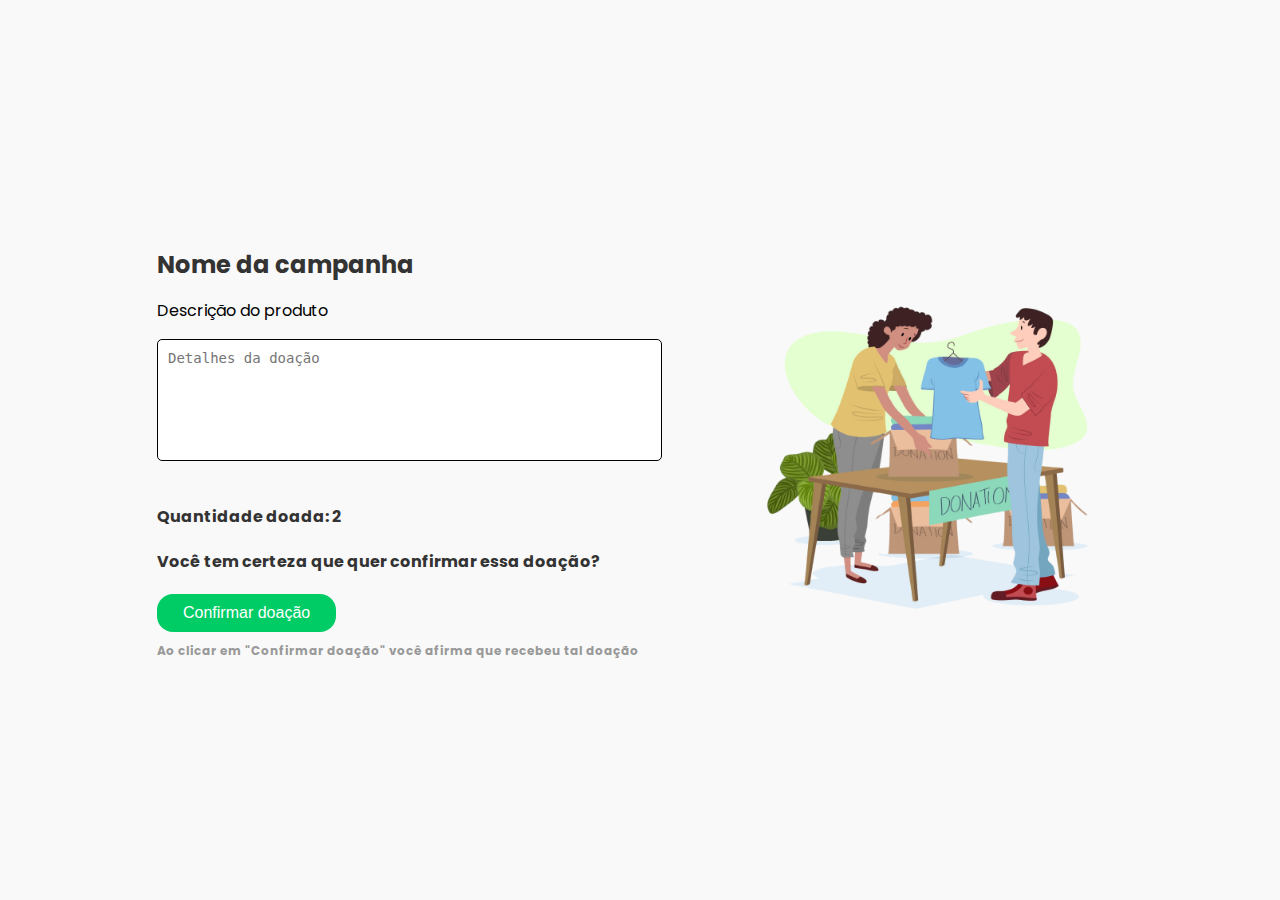
<file: telas_front_end_doe.it-main/confirmacao_campanha/index.html>
<!DOCTYPE html>
<html lang="pt-br">
<head>
  <meta charset="UTF-8">
  <meta name="viewport" content="width=device-width, initial-scale=1.0">
  <title>Confirmação de Doação</title>
  <link href="https://fonts.googleapis.com/css2?family=Poppins:wght@400;600;700&display=swap" rel="stylesheet">
  <link rel="stylesheet" href="index.css">
</head>
<body>
  <div class="container">
    <div class="left-section">
      <h2>Nome da campanha</h2>
      <p>Descrição do produto</p>
      <textarea placeholder="Detalhes da doação"></textarea>
      <p class="quantity">Quantidade doada: <span>2</span></p>
      <p class="confirmation-text">Você tem certeza que quer confirmar essa doação?</p>
      <button class="confirm-button">Confirmar doação</button>
      <p class="info-text">Ao clicar em "Confirmar doação" você afirma que recebeu tal doação</p>
    </div>
    <div class="right-section">
      <img src="bd3d4441-fed2-47c5-8cad-2e050d1322eb 1.png" alt="Ilustração de doação" />
    </div>
  </div>
</body>
</html>
</file>
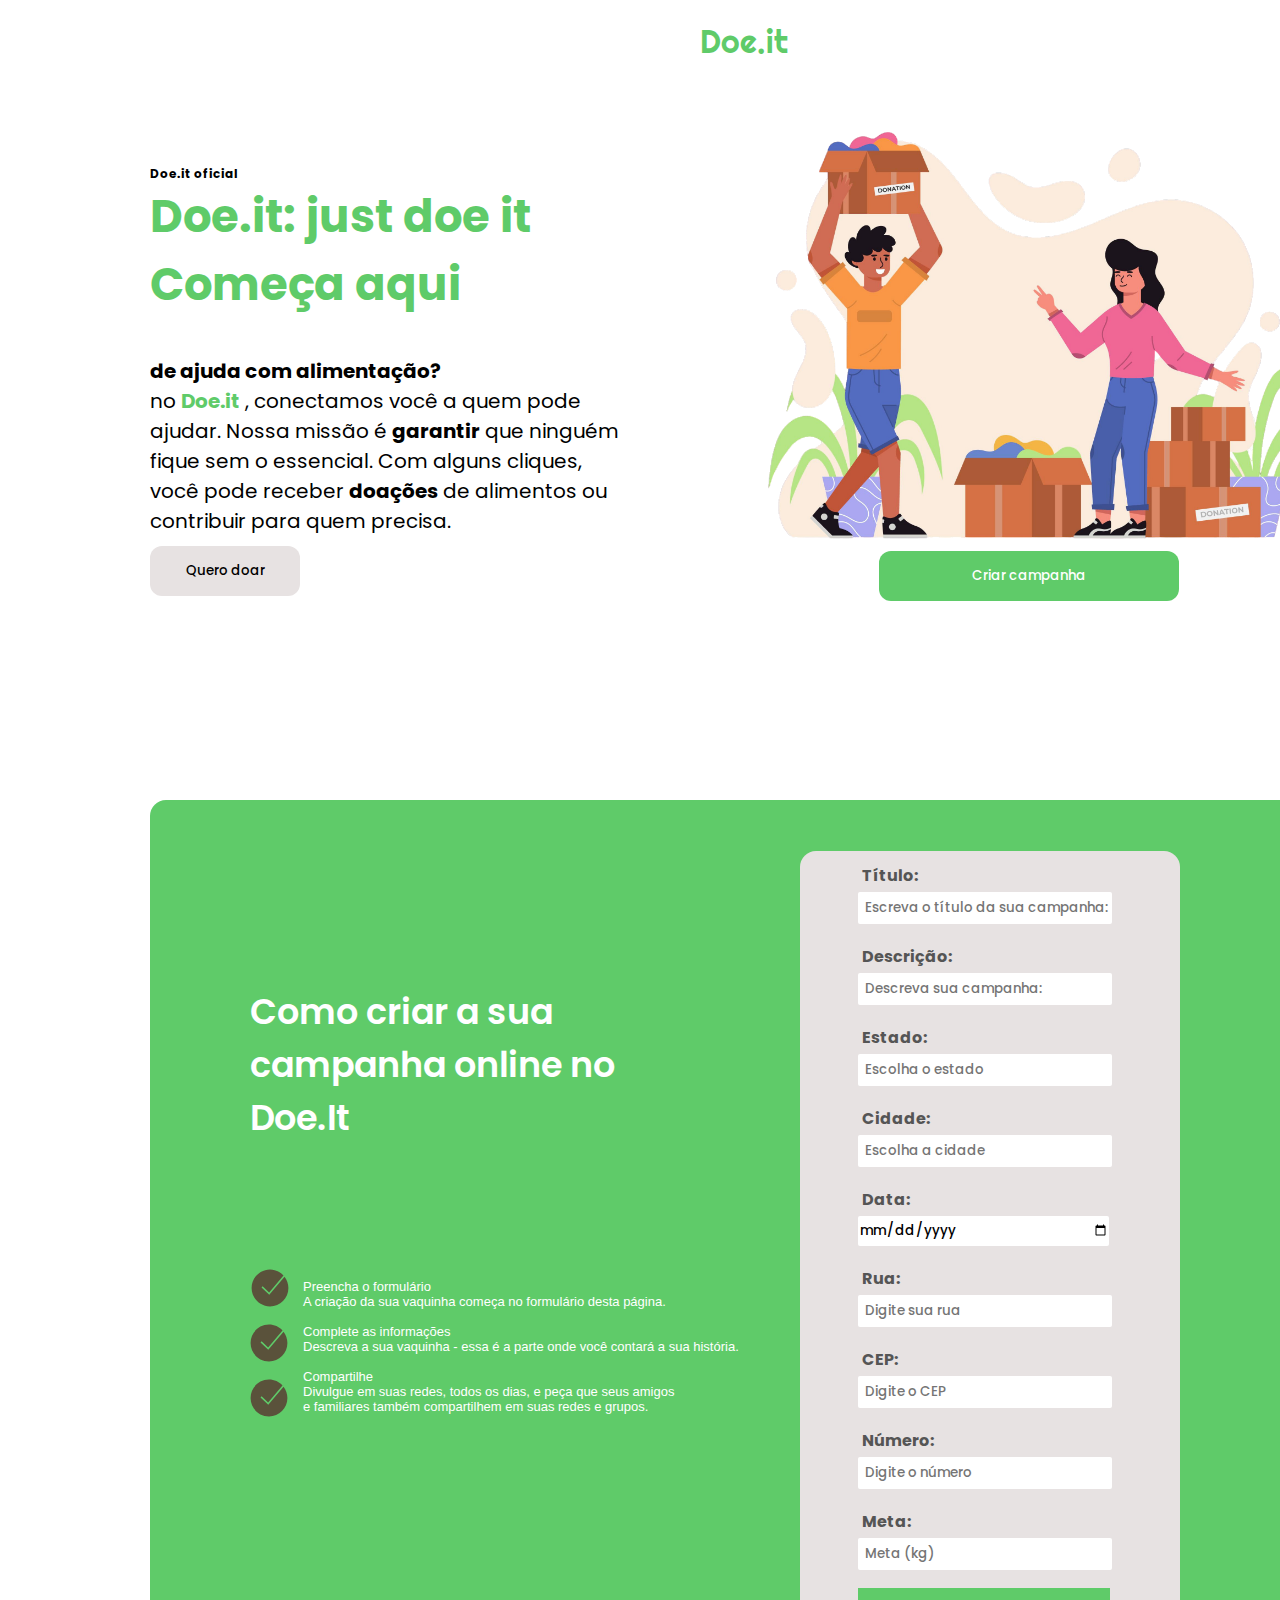
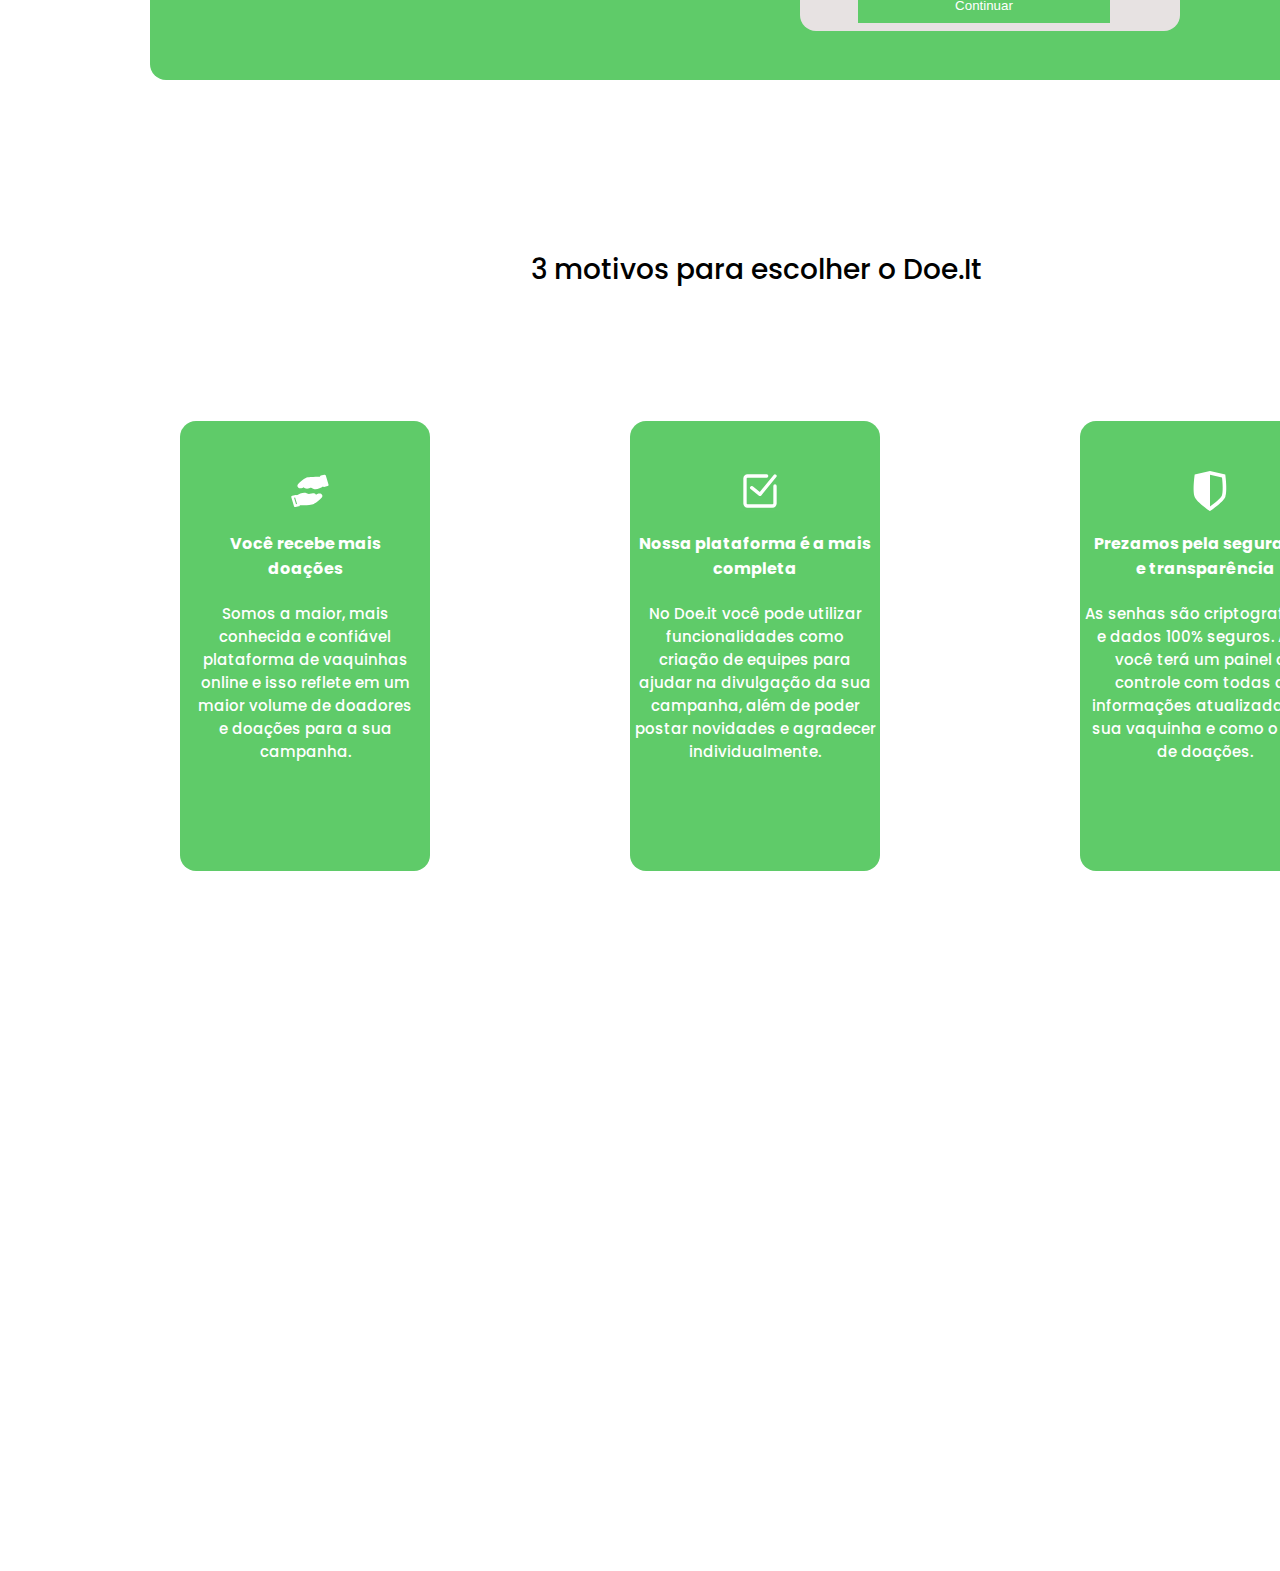
<file: telas_front_end_doe.it-main/ladding page doe.it/index.html>
<!DOCTYPE html>
<html lang="en">
<head>
    <meta charset="UTF-8">
    <meta name="viewport" content="width=device-width, initial-scale=1.0">
    <title>Ladding page</title>
    <link rel="preconnect" href="https://fonts.googleapis.com">
    <link rel="preconnect" href="https://fonts.gstatic.com" crossorigin>
    <link href="https://fonts.googleapis.com/css2?family=Bona+Nova+SC:ital,wght@0,400;0,700;1,400&family=Playfair+Display:ital,wght@0,400..900;1,400..900&family=Plus+Jakarta+Sans:ital,wght@0,200..800;1,200..800&family=Righteous&family=Roboto:ital,wght@0,100;0,300;0,400;0,500;0,700;0,900;1,100;1,300;1,400;1,500;1,700;1,900&display=swap" rel="stylesheet">
    <link rel="preconnect" href="https://fonts.googleapis.com">
    <link rel="preconnect" href="https://fonts.gstatic.com" crossorigin>
    <link href="https://fonts.googleapis.com/css2?family=Bona+Nova+SC:ital,wght@0,400;0,700;1,400&family=Playfair+Display:ital,wght@0,400..900;1,400..900&family=Plus+Jakarta+Sans:ital,wght@0,200..800;1,200..800&family=Poppins:ital,wght@0,100;0,200;0,300;0,400;0,500;0,600;0,700;0,800;0,900;1,100;1,200;1,300;1,400;1,500;1,600;1,700;1,800;1,900&family=Righteous&family=Roboto:ital,wght@0,100;0,300;0,400;0,500;0,700;0,900;1,100;1,300;1,400;1,500;1,700;1,900&display=swap" rel="stylesheet">
    <link rel="stylesheet" href="style.css">
</head>
<body>
    <h1 class="logo">Doe.it</h1>
    <div class="escritas">
        <h2 class="subtitulo"><p class="subsub">Doe.it oficial</p>
            Doe.it: just doe it <br>
            Começa aqui</h2>
        <p class="info"><b>de ajuda com alimentação?</b> <br> no <span class="no"><b>Doe.it</b> </span>, conectamos você a 
            quem pode <br> ajudar. Nossa missão é 
            <b>garantir</b> que ninguém <br> fique sem o essencial. Com alguns 
            cliques, <br> você pode receber <b>doações</b> de alimentos ou <br> 
            contribuir para quem precisa.</p>
    </div>

    <button class="doar">Quero doar</button>
    <button class="criar">Criar campanha</button>
    <img src="img.svg" class="img">
      
<form class="formulario tdd">
    <div class="campos">
        <div class="form-group">
        <label for="titulo">Título:</label>
        <input type="text" id="titulo" name="titulo" placeholder="Escreva o título da sua campanha:" />
        </div>
    
        <div class="form-group">
        <label for="descricao">Descrição:</label>
        <input type="text" id="descricao" name="descricao" placeholder="Descreva sua campanha:"></input>
        </div>
    
        <div class="form-group">
        <label for="estado">Estado:</label>
        <input type="text" id="estado" name="estado" placeholder="Escolha o estado" />
        </div>
    
        <div class="form-group">
        <label for="cidade">Cidade:</label>
        <input type="text" id="cidade" name="cidade" placeholder="Escolha a cidade" />
        </div>
    
        <div class="form-group">
        <label for="data">Data:</label>
        <input type="date" id="data" name="data" />
        </div>
    
        <div class="form-group">
        <label for="rua">Rua:</label>
        <input type="text" id="rua" name="rua" placeholder="Digite sua rua" />
        </div>
    
        <div class="form-group">
        <label for="cep">CEP:</label>
        <input type="text" id="cep" name="cep" placeholder="Digite o CEP" />
        </div>
    
        <div class="form-group">
        <label for="numero">Número:</label>
        <input type="text" id="numero" name="numero" placeholder="Digite o número" />
        </div>
    
        <div class="form-group">
        <label for="meta">Meta:</label>
        <input type="number" id="meta" name="meta" placeholder="Meta (kg)" />
        </div>
        <button type="submit" class="continuar">Continuar</button>
    </div>
</form>

<div class="secao tdd"><p class="campanha tdd">Como criar a sua <br> campanha online no <br>
    Doe.It</p><p class="add tdd">
        Preencha o formulário <br>
        A criação da sua vaquinha começa no formulário desta página. <br>
        <br>
        Complete as informações <br>
        Descreva a sua vaquinha - essa é a parte onde você contará a sua história. <br>
        <br>
        Compartilhe <br>
        Divulgue em suas redes, todos os dias, e peça que seus amigos <br> e familiares também compartilhem em suas redes e grupos.
    </p>
<img src="certo.svg" alt="" class="certo">
<img src="certo.svg" alt="" class="certo1">
<img src="certo.svg" alt="" class="certo2">
</div>



<p class="conclusao">3 motivos para escolher o Doe.It</p>
<div class="blocos">
<div class="bloco"><img src="doação.svg" class="imgdoacao">

<p class="textodobloco">Você recebe mais <br> doações</p>
<p class="infobloco">Somos a maior, mais <br> conhecida e 
    confiável plataforma de vaquinhas <br> online e isso reflete 
    em um maior volume de doadores <br> e doações para a sua campanha.</p></div>

<div class="bloco2"><img src="cadernetac.svg" class="imgcaderneta">
<p class="textodobloco2">Nossa plataforma é a mais <br> completa</p>
<p class="infobloco2">No Doe.it você pode utilizar funcionalidades como <br> 
    criação de equipes para <br> ajudar na divulgação da sua 
    campanha, além de poder postar novidades e agradecer 
    individualmente.</p></div>

<div class="bloco3"><img src="security-shield_icon-icons.com_68133.svg" class="imgseguranca">
<p class="textodobloco3">Prezamos pela segurança <br> e transparência</p>
<p class="infobloco3">As senhas são criptografadas <br> e dados 100% seguros. 
    Aqui <br> você terá um painel de <br> controle com todas as <br> informações 
    atualizadas da <br> sua vaquinha e como o fluxo <br> de doações.</p></div>

</div>
</body>
</html>
</file>
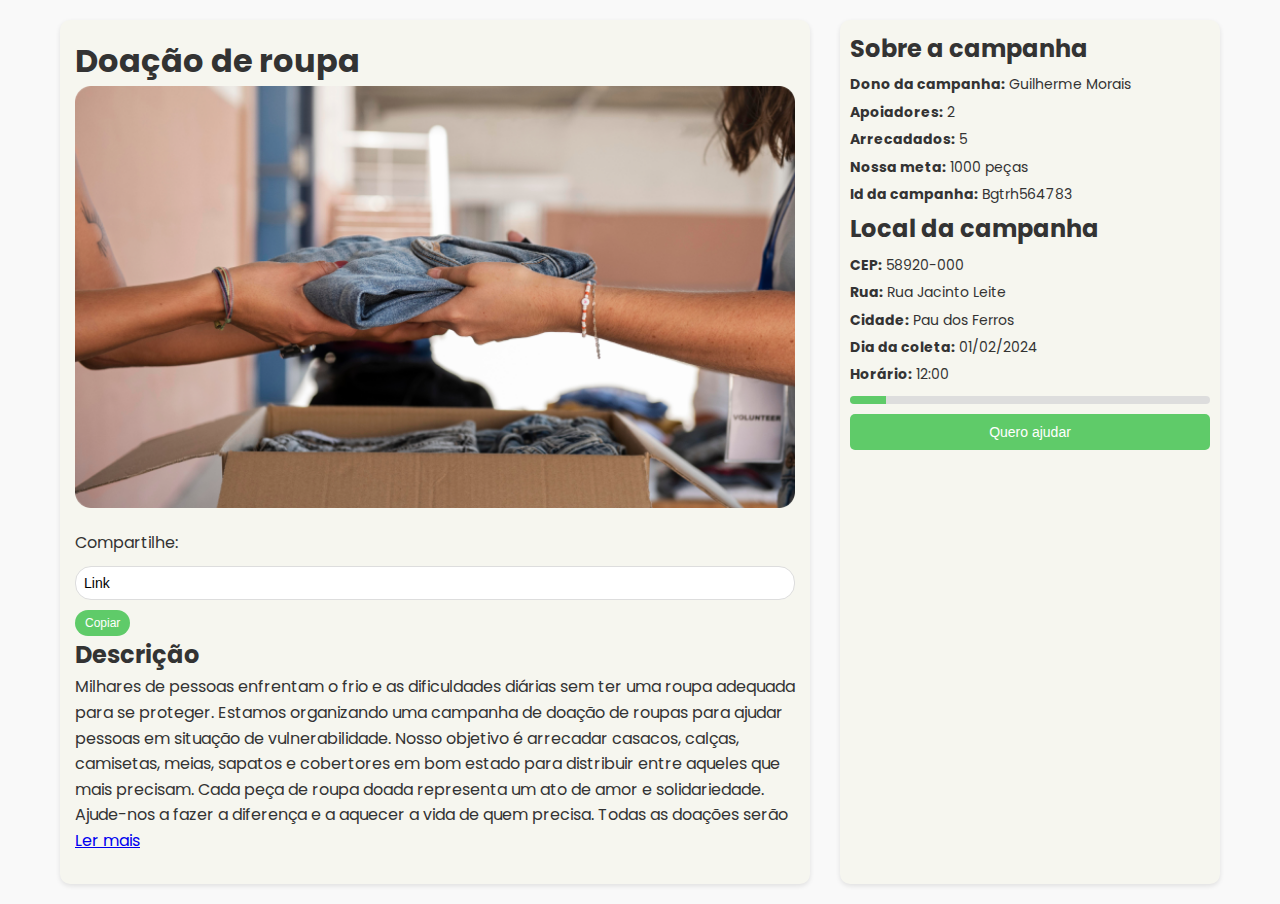
<file: telas_front_end_doe.it-main/sobre_campanha/index.html>
<!DOCTYPE html>
<html lang="pt-br">
<head>
  <meta charset="UTF-8">
  <meta name="viewport" content="width=device-width, initial-scale=1.0">
  <title>Doe.It - Doação de Roupa</title>
  <link href="https://fonts.googleapis.com/css2?family=Poppins:wght@400;500;600;700&display=swap" rel="stylesheet">
  <link rel="stylesheet" href="css.css">
</head>
<body>
 
  <main>
    <section class="campaign">
      <article class="campaign-content">
        <h1>Doação de roupa</h1>
        <img src="img.png" alt="Imagem de doação de roupas" class="campaign-image">
        <div class="description">
          <div class="share">
            <label for="share-input" class="share-label">Compartilhe:</label>
            <input id="share-input" type="text" value="Link" readonly>
            <button class="copy-button">Copiar</button>
          </div>                      
          <h2>Descrição</h2>
          <p>Milhares de pessoas enfrentam o frio e as dificuldades diárias sem ter uma roupa adequada para se proteger. Estamos organizando uma campanha de doação de roupas para ajudar pessoas em situação de vulnerabilidade. Nosso objetivo é arrecadar casacos, calças, camisetas, meias, sapatos e cobertores em bom estado para distribuir entre aqueles que mais precisam.
            Cada peça de roupa doada representa um ato de amor e solidariedade. Ajude-nos a fazer a diferença e a aquecer a vida de quem precisa. Todas as doações serão</p>
          <a href="#">Ler mais</a>
        </div>
      </article>
      <aside class="campaign-details">
        <h2 class="sobre">Sobre a campanha</h2>
        <ul>
          <li><strong>Dono da campanha:</strong> Guilherme Morais</li>
          <li><strong>Apoiadores:</strong> 2</li>
          <li><strong>Arrecadados:</strong> 5</li>
          <li><strong>Nossa meta:</strong> 1000 peças</li>
          <li><strong>Id da campanha:</strong> Bgtrh564783</li>
        </ul>
        <h2 class="local">Local da campanha</h2>
        <ul>
          <li><strong>CEP:</strong> 58920-000</li>
          <li><strong>Rua:</strong> Rua Jacinto Leite</li>
          <li><strong>Cidade:</strong> Pau dos Ferros</li>
          <li><strong>Dia da coleta:</strong> 01/02/2024</li>
          <li><strong>Horário:</strong> 12:00</li>
        </ul>
        <div class="progress-bar">
          <div class="progress" style="width: 10%;"></div>
        </div>
        <button class="help-button">Quero ajudar</button>
      </aside>
    </section>
  </main>
</body>
</html>
</file>
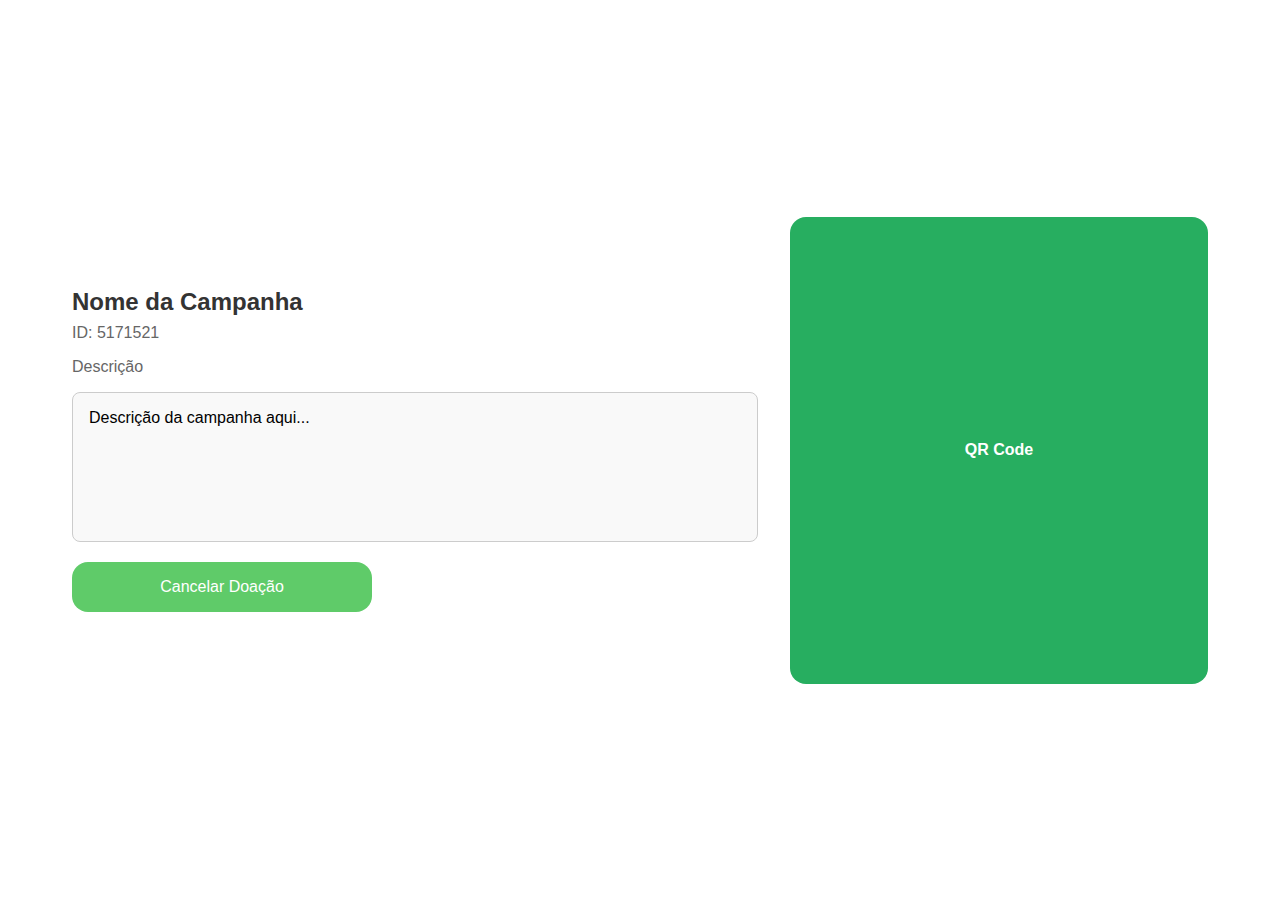
<file: telas_front_end_doe.it-main/Tela de ler qrcode/index.html>
<!DOCTYPE html>
<html lang="pt-br">
<head>
    <meta charset="UTF-8">
    <meta name="viewport" content="width=device-width, initial-scale=1.0">
    <title>DOE.IT</title>
    <link rel="stylesheet" href="css.css">
</head>
<body>
    <main class="container">
        <section class="campaign-info">
            <h1>Nome da Campanha</h1>
            <p>ID: 5171521</p>
            <p>Descrição</p>
            <textarea class="description-box" readonly>Descrição da campanha aqui...</textarea>
            <button class="cancel-button">Cancelar Doação</button>
        </section>
        
        <div class="qr-placeholder">
            QR Code
        </div>
    </main>
</body>
</html>
</file>
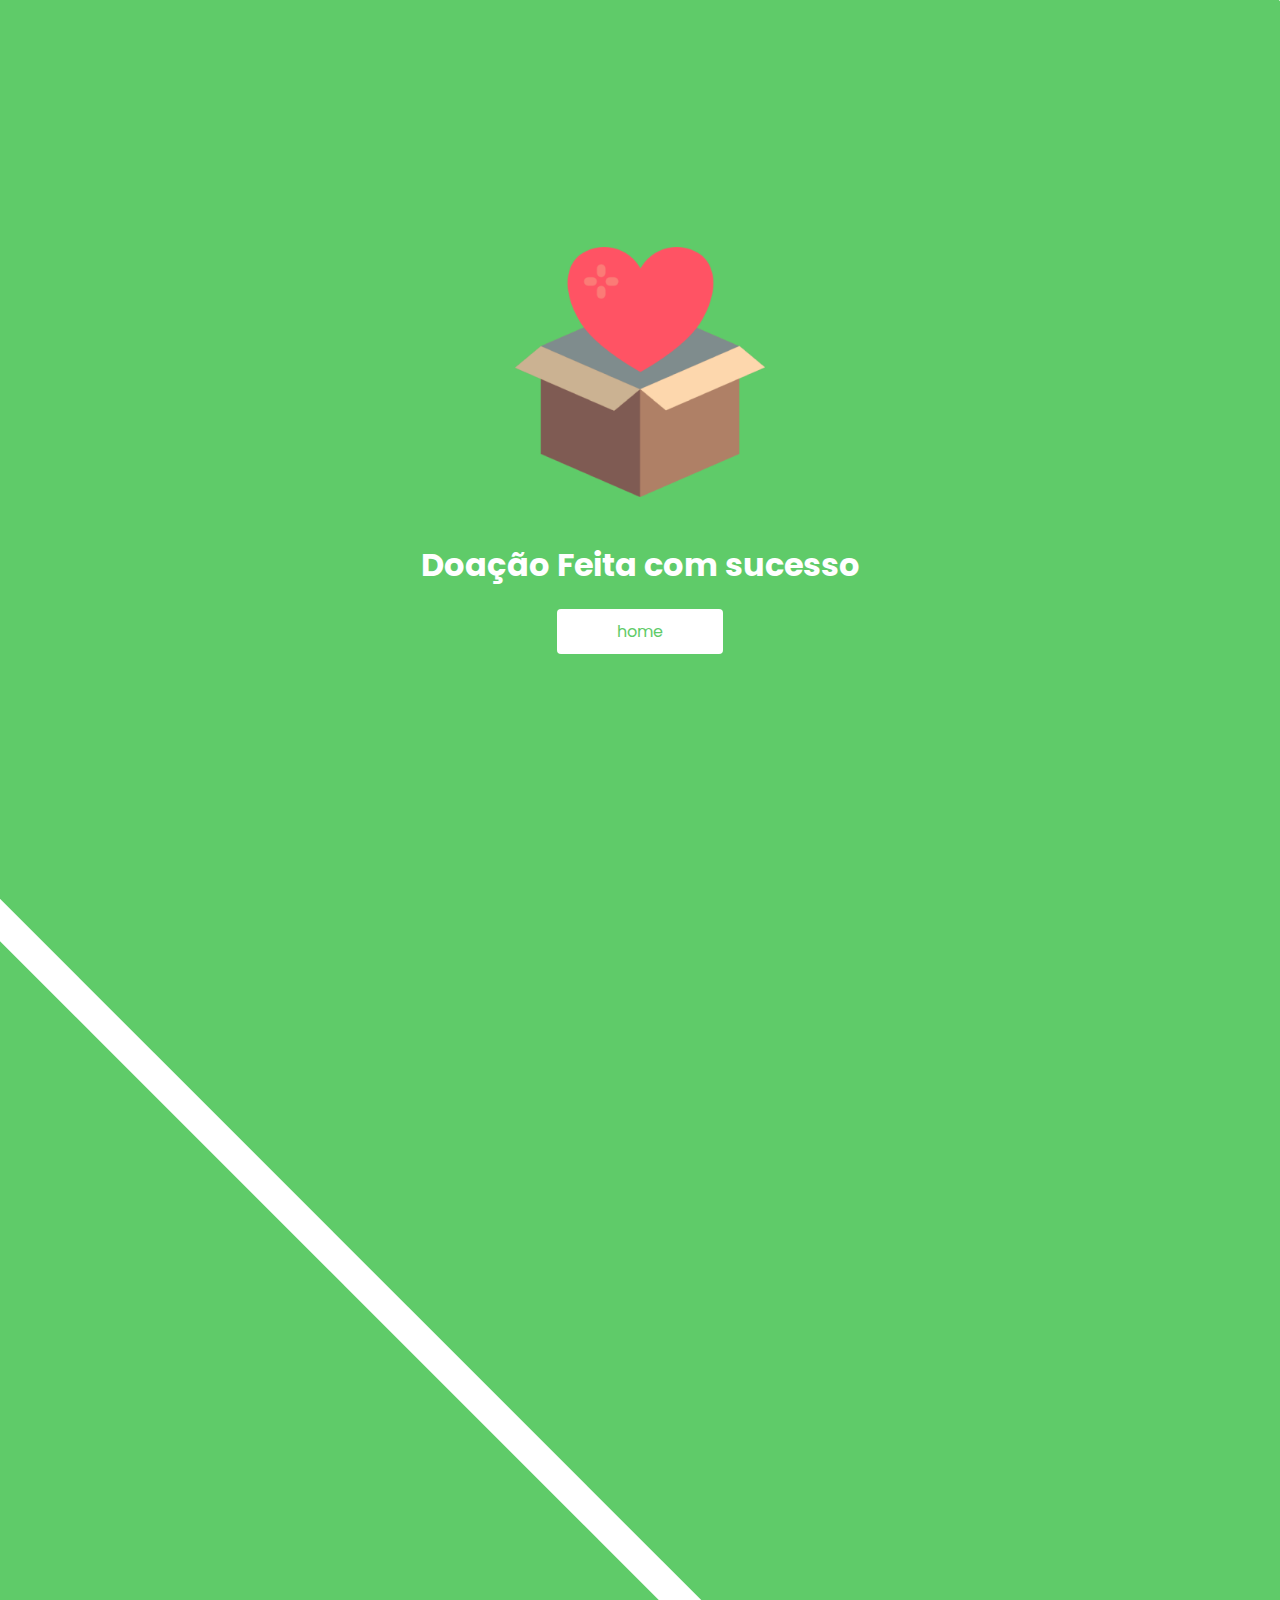
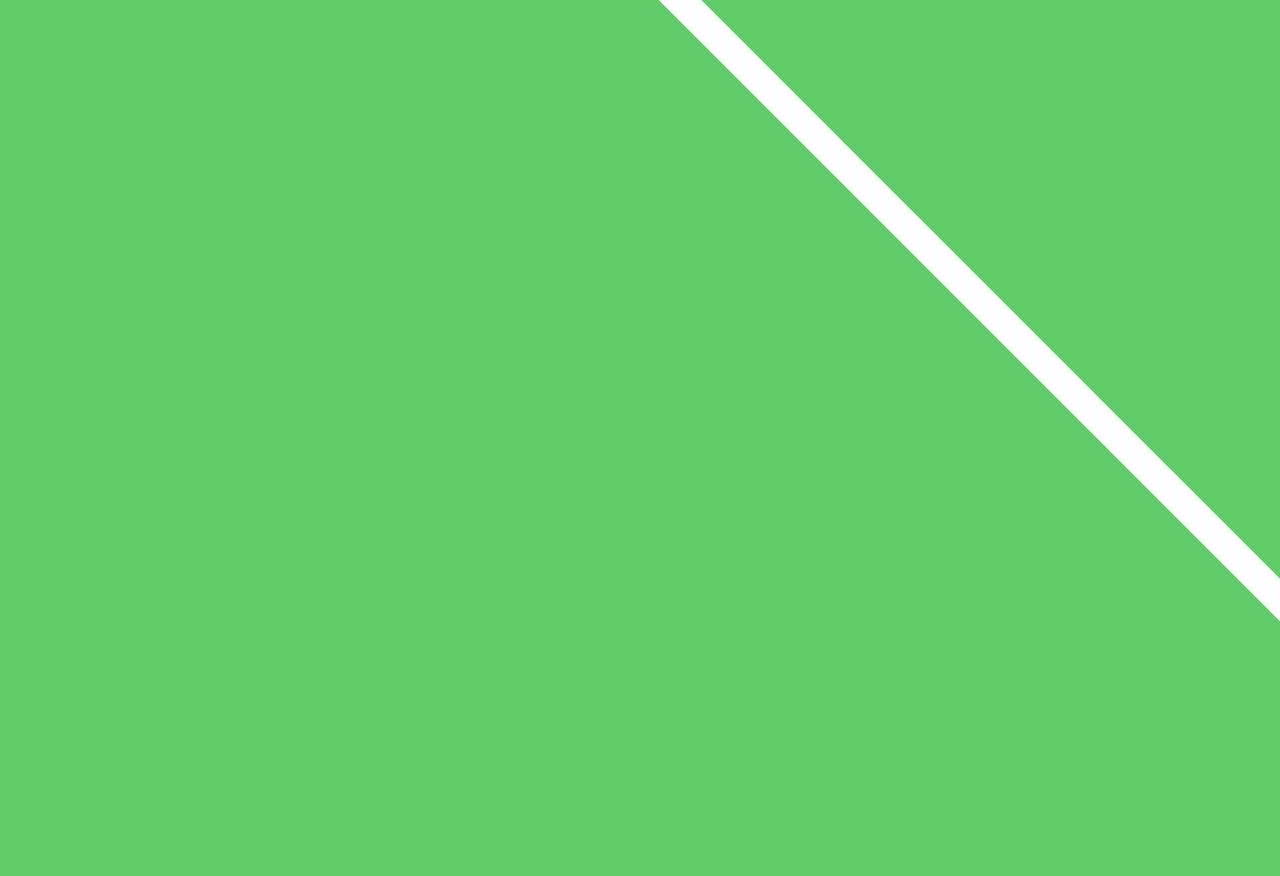
<file: telas_front_end_doe.it-main/Confirmação de doação/site/index.html>
<!DOCTYPE html>
<html lang="pt-BR">
<head>
    <meta charset="UTF-8">
    <meta name="viewport" content="width=device-width, initial-scale=1.0">
    <title>Doação Feita com Sucesso</title>
    <link href="https://fonts.googleapis.com/css2?family=Poppins:wght@400;700&display=swap" rel="stylesheet">
    <link rel="stylesheet" href="style.css">
</head>
<body>
    <div class="container">
        <img src="heart.png" alt="Coração" class="heart-image">
        <h1>Doação Feita com sucesso</h1>
        <button onclick="window.location.href='#'">home</button>
    </div>
</body>
</html>
</file>
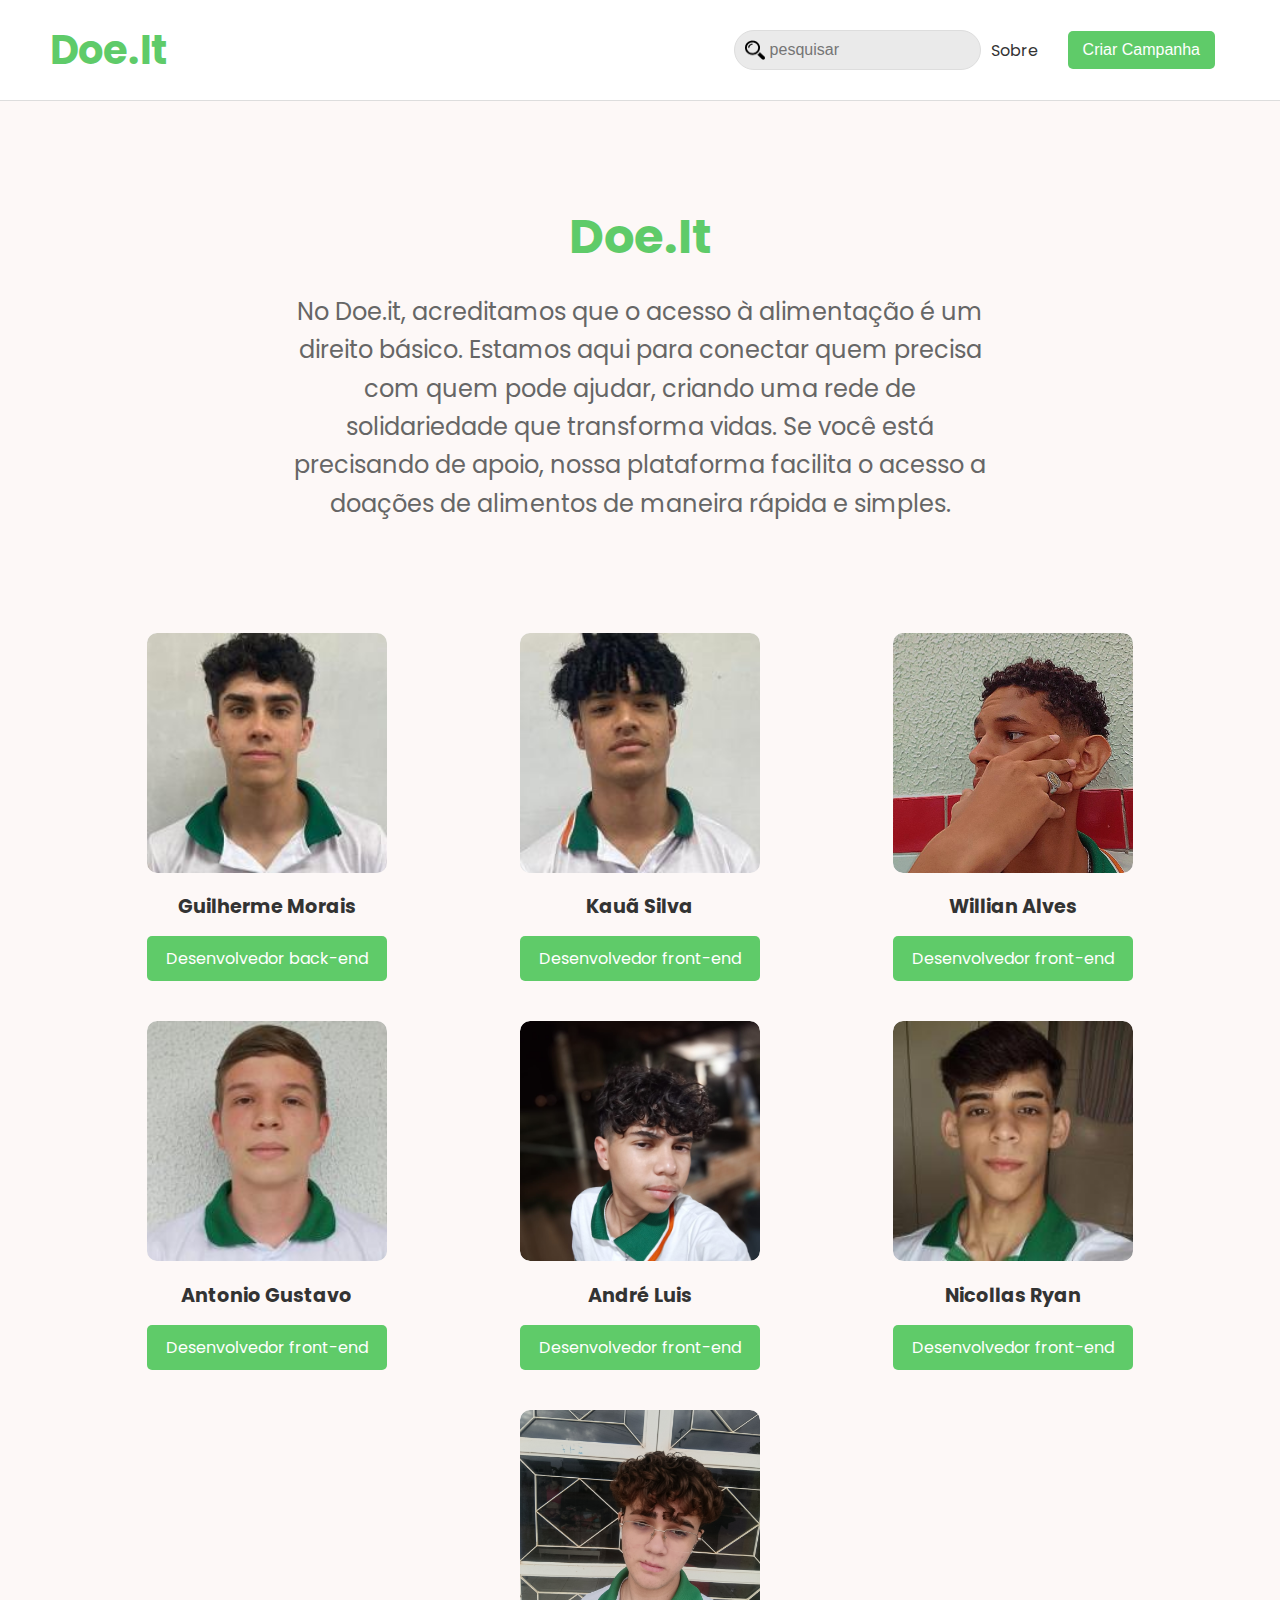
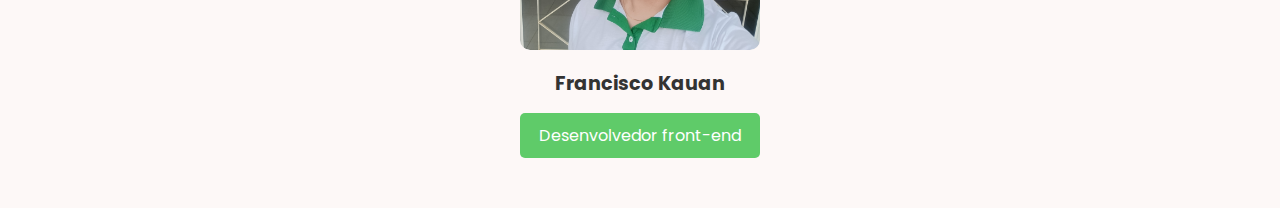
<file: telas_front_end_doe.it-main/Membros/site2/index.html>
<!DOCTYPE html>
<html lang="pt-BR">
<head>
    <meta charset="UTF-8">
    <meta name="viewport" content="width=device-width, initial-scale=1.0">
    <title>Doe.It</title>
    <link rel="stylesheet" href="styles.css">
    <link href="https://fonts.googleapis.com/css2?family=Poppins:wght@400;700&display=swap" rel="stylesheet">
</head>
<body>
    <header>
        <div class="logo">
            <h1>Doe.It</h1>
        </div>
        <div class="search-container">
            <input type="text" placeholder="pesquisar">
        </div>
        <nav>
            <ul>
                <li><a href="#">Sobre</a></li>
                <li><a href="#"><button>Criar Campanha</button></a></li>
            </ul>
        </nav>
    </header>

    <main>
        <section class="about">
            <h2>Doe.It</h2>
            <p>No Doe.it, acreditamos que o acesso à alimentação é um direito básico. Estamos aqui para conectar quem precisa com quem pode ajudar, criando uma rede de solidariedade que transforma vidas. Se você está precisando de apoio, nossa plataforma facilita o acesso a doações de alimentos de maneira rápida e simples.</p>
        </section>

        <section class="team">
            <div class="member">
                <div class="avatar">
                    <img src="morais.jpg" alt="Foto de Guilherme Morais">
                </div>
                <p>Guilherme Morais</p>
                <span>Desenvolvedor back-end</span>
            </div>
            <div class="member">
                <div class="avatar">
                    <img src="kauansilva.jpg" alt="Foto de Kauã Silva">
                </div>
                <p>Kauã Silva</p>
                <span>Desenvolvedor front-end</span>
            </div>
            <div class="member">
                <div class="avatar">
                    <img src="will.jpg" alt="Foto de William Alves">
                </div>
                <p>Willian Alves</p>
                <span>Desenvolvedor front-end</span>
            </div>
            <div class="member">
                <div class="avatar">
                    <img src="Antonio.jpg" alt="Foto de Antonio Gustavo">
                </div>
                <p>Antonio Gustavo</p>
                <span>Desenvolvedor front-end</span>
            </div>
            <div class="member">
                <div class="avatar">
                    <img src="andre.jpg" alt="Foto de André Luis">
                </div>
                <p>André Luis</p>
                <span>Desenvolvedor front-end</span>
            </div>
            <div class="member">
                <div class="avatar">
                    <img src="ryan.jpg" alt="Foto de Nicolas Ryan">
                </div>
                <p>Nicollas Ryan</p>
                <span>Desenvolvedor front-end</span>
            </div>
            <div class="member">
                <div class="avatar">
                    <img src="francisco.jpg" alt="Foto de Francisco Kauan">
                </div>
                <p>Francisco Kauan</p>
                <span>Desenvolvedor front-end</span>
            </div>
        </section>
    </main>
</body>
</html>
</file>
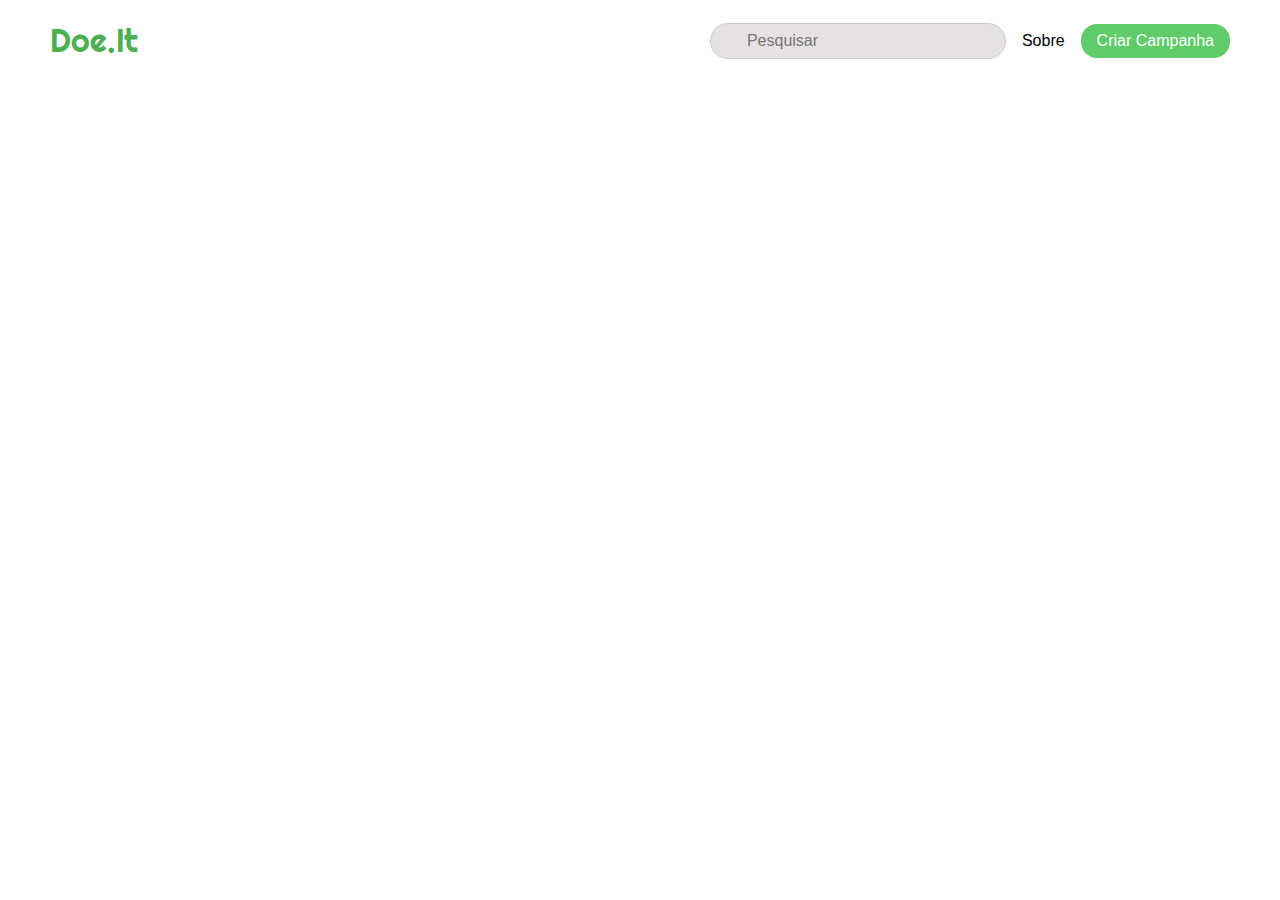
<file: telas_front_end_doe.it-main/navbar/navbar.html>
<!DOCTYPE html>
<html lang="pt-BR">
<head>
  <meta charset="UTF-8">
  <meta name="viewport" content="width=device-width, initial-scale=1.0">
  <title>Navbar</title>
  <link rel="stylesheet" href="navbar.css">
</head>
<body>
  <nav class="navbar">
    <div class="logo">Doe.It</div>
    <div class="nav-links">
      <div class="search-container">
        <span class="search-icon"></span>
        <input type="text" placeholder="Pesquisar" class="search-input">
      </div>
      <a href="#" class="link">Sobre</a>
      <button class="campaign-button">Criar Campanha</button>
    </div>
  </nav>
</body>
</html>
</file>
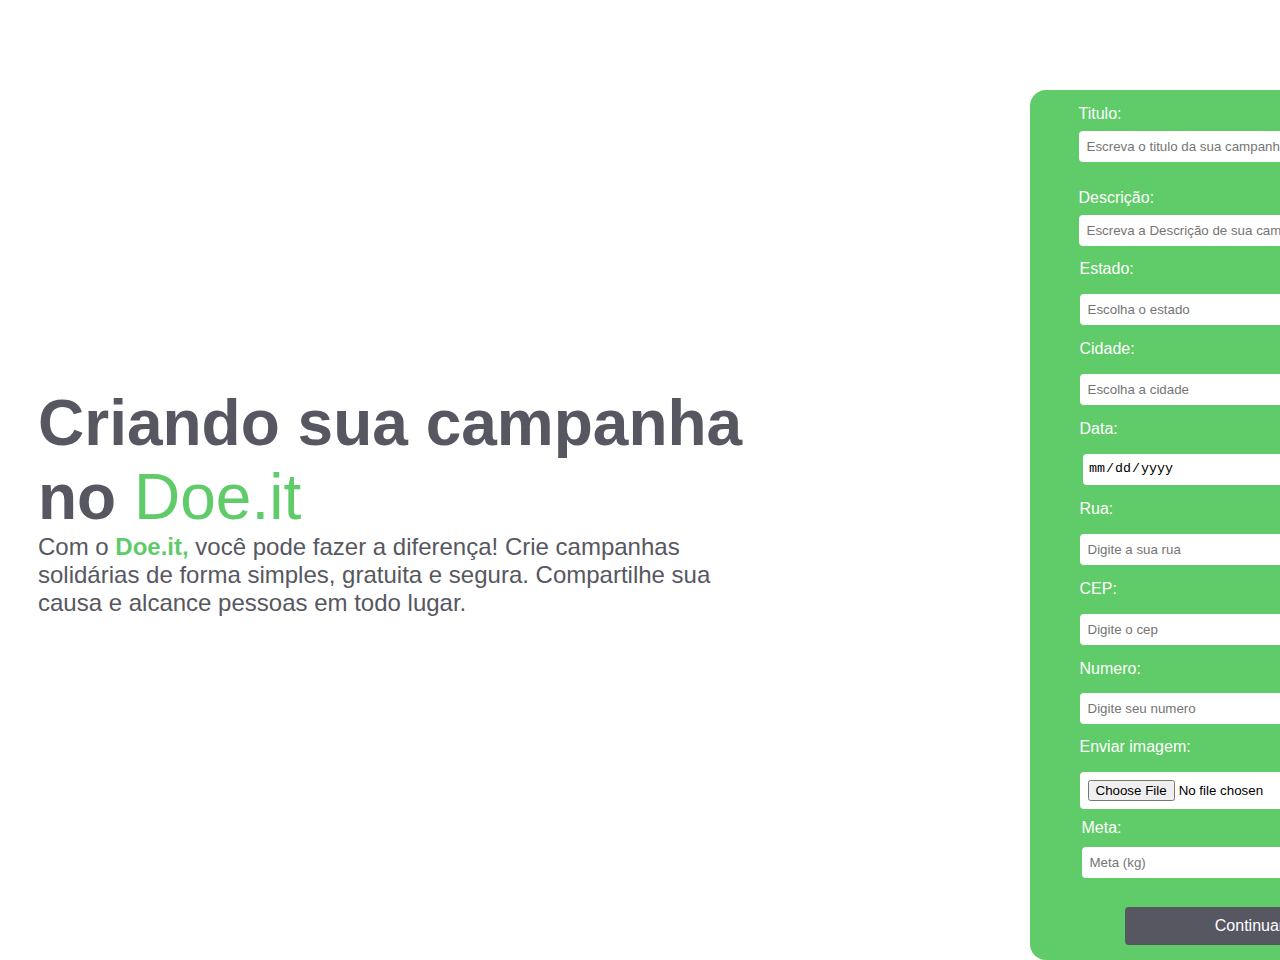
<file: telas_front_end_doe.it-main/Tela criar campanha/criarcamp.html>
<!DOCTYPE html>
<html lang="pt-br">
<head>
  <meta charset="UTF-8">
  <meta name="viewport" content="width=device-width, initial-scale=1.0">
  <link rel="stylesheet" href="style.css">
  <link rel="stylesheet" href="styleguide.css">
  <title>Criação de Campanha</title>
</head>
<body>
  <div class="frame">
      <div class="div">
        <div class="overlap-group">
          <p class="criando-sua-campanha">
            <span class="text-wrapper">Criando sua campanha<br/>no </span><span class="span">Doe.it</span>
          </p>
          
          <!-- Aqui começam as mensagens -->
          <p class="com-o-doe-it-voc">
            Com o
            <span class="text-wrapper-9">Doe.it,</span>
            você pode fazer a diferença! Crie campanhas solidárias de forma simples, gratuita e segura. Compartilhe
            sua causa e alcance pessoas em todo lugar.</span>
          </p>
          
          <!-- Aqui começa o formulário -->
          <div class="frame-wrapper">
            <div class="div-2">
              <div class="div-3">
                <div class="div-4">
                  <label class="text-wrapper-2" for="Titulo">Titulo:</label>
                   <input type="text" id="titulo" name="titulo" placeholder="Escreva o titulo da sua campanha:" class="div-wrapper-2"/>
                </div>
                <div class="div-5">
                  <label class="text-wrapper-2" for="Descrição">Descrição:</label>
                  <input type="text"name="Descrição" id="Descrição" class="div-wrapper-2" placeholder="Escreva a Descrição de sua campanha"/>
                </div>
              </div>
              <div class="inputs">
                <div class="frame-wrapper-2">
                  <div class="div-6">
                    <label class="text-wrapper-4" for="Estado">Estado:</label>
                    <input type="text" id="estado" name="estado" placeholder="Escolha o estado" class="div-wrapper-2"/>
                  </div>
                </div>
                <div class="frame-wrapper-3">
                  <div class="div-6">
                    <label class="text-wrapper-4" for="Cidade">Cidade:</label>
                    <input type="text" name="cidade" id="cidade" placeholder="Escolha a cidade" class="div-wrapper-2"/>
                  </div>
                </div>
                <div class="div-6">
                  <label class="text-wrapper-4" for="Data">Data:</label>
                  <input type="date" name="data" id="data" placeholder="dd/mm/yyyy" class="date">
                </div>
                <div class="frame-wrapper-3">
                  <div class="div-6">
                    <label class="text-wrapper-4" for="Rua">Rua:</label>
                    <input type="text" name="rua" id="rua" placeholder="Digite a sua rua" class="div-wrapper-2"/>
                  </div>
                </div>
                <div class="frame-wrapper-2">
                  <div class="div-6">
                    <label class="text-wrapper-4" for="cep">CEP:</label>
                    <input type="number" name="cep" id="cep" placeholder="Digite o cep" class="div-wrapper-2"/>
                  </div>
                </div>
                <div class="frame-wrapper-3">
                  <div class="div-7">
                    <label class="text-wrapper-4" for="Numero">Numero:</label>
                    <input type="number" name="numero" id="numero" placeholder="Digite seu numero" class="div-wrapper-2"/>
                    <div class="frame-wrapper-2">
                      <div class="div-6">
                        <label class="text-wrapper-4" for="arquivo">Enviar imagem:</label>
                        <input type="file" name="arquivo" id="arquivo" class="div-wrapper-2" accept="image/*"/>
                      </div>
                    </div>                    
                  </div>
                </div>
              </div>
              <div class="div-6">
                <div class="frame-wrapper-4">
                  <div class="div-7">
                    <label class="text-wrapper-5" for="Meta">Meta:</label>
                    <input type="number" name="meta" id="meta" placeholder="Meta (kg)" class="div-wrapper-2"/>
                  </div>
                </div>
                <!-- Botão de Enviar -->
                <button type="submit" class="submit-button">Continuar</button>
              </div>
</file>
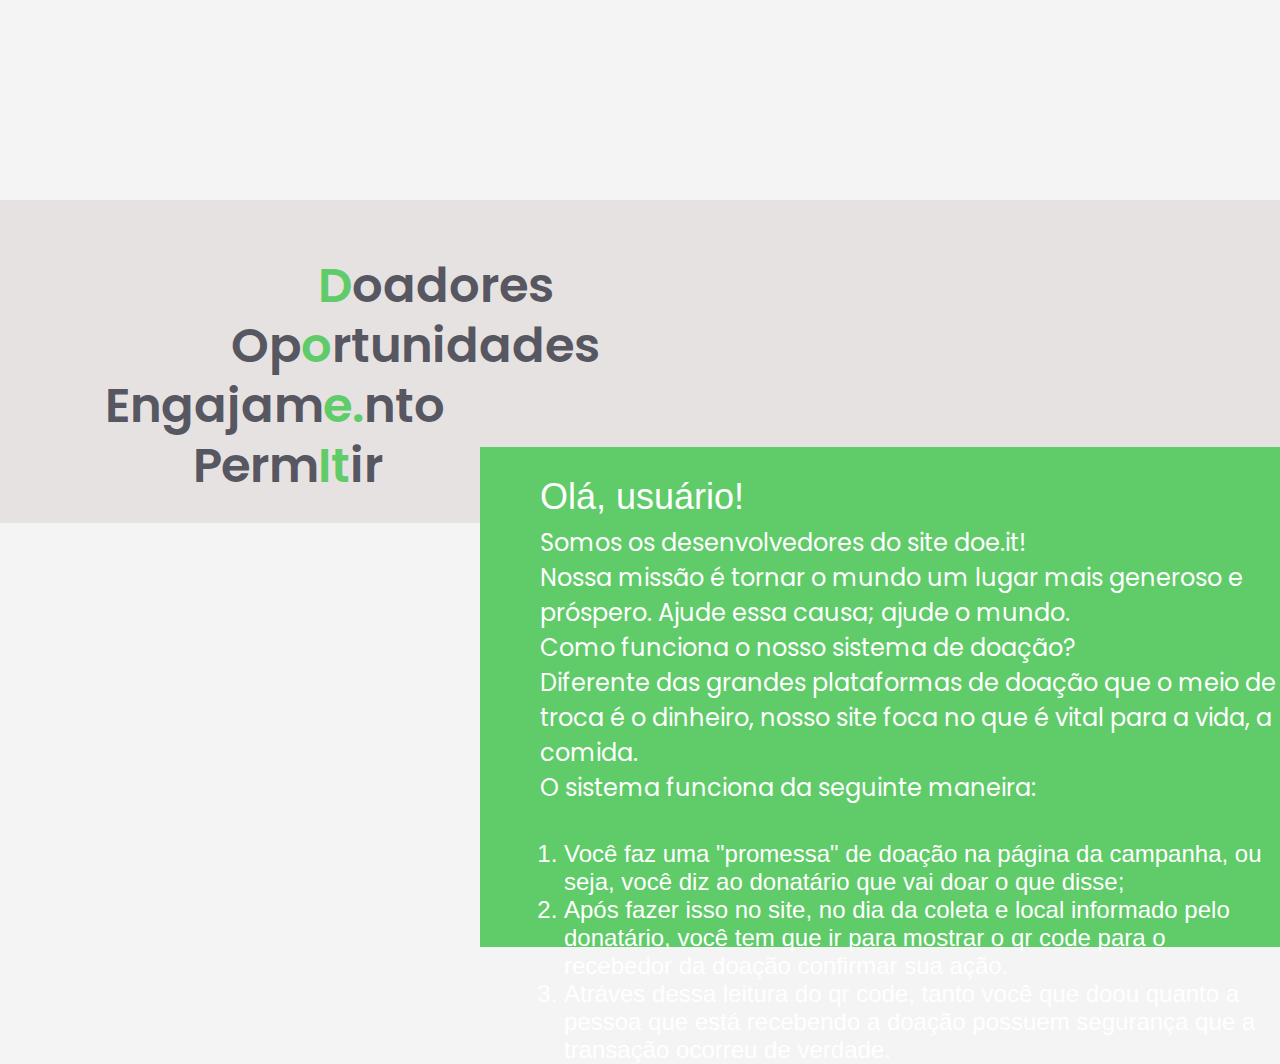
<file: telas_front_end_doe.it-main/Tela de informações/infor.html>
<!DOCTYPE html>
<html lang="pt-br">
  <head>
    <meta charset="UTF-8" >
    <meta http-equiv="X-UA-Compatible" content="IE=edge"/>
    <meta name="viewport" content="width=device-width, initial-scale=1.0"/>
    <link rel="stylesheet" href="vars.css" />
    <link rel="stylesheet" href="style1.css" />
    <link rel="preconnect" href="https://fonts.googleapis.com">
    <link rel="preconnect" href="https://fonts.gstatic.com" crossorigin>
    <link href="https://fonts.googleapis.com/css2?family=Inter&family=Poppins:ital,wght@0,100;0,200;0,300;0,400;0,500;0,600;0,700;0,800;0,900;1,100;1,200;1,300;1,400;1,500;1,600;1,700;1,800;1,900&display=swap" rel="stylesheet">

    <title>Informações</title>
  </head>
  <body>
      <div class="rectangle-79"></div>
      <div class="rectangle-78"></div>
      <div class="quadradoverde">
        <span>
          <span
            class="somos-os-desenvolvedores">
            <br/>
            Somos os desenvolvedores do site doe.it!
            <br/>
            Nossa missão é tornar o mundo um lugar mais generoso e próspero.
            Ajude essa causa; ajude o mundo.
            <br/>
            Como funciona o nosso sistema de doação?
            <br/>
            Diferente das grandes plataformas de doação que o meio de troca é o
            dinheiro, nosso site foca no que é vital para a vida, a comida.
            <br/>
            O sistema funciona da seguinte maneira:
            <br/>
            <br>
          </span>
          <ol
            class="lista">
            <li>
              Você faz uma &quot;promessa&quot; de doação na página da campanha, 
              ou seja, você diz ao donatário que vai doar o que disse;
            </li>
            <li>
              Após fazer isso no site, no dia da coleta e local informado pelo 
              donatário, você tem que ir para mostrar o qr code para o recebedor
              da doação confirmar sua ação.
            </li>
            <li>
              Atráves dessa leitura do qr code, tanto você que doou quanto a
              pessoa que  está recebendo a doação possuem segurança que a
              transação ocorreu de verdade.
            </li>
          </ol>
        </span>
      </div>
    <div class="ol-usu-rio">Olá, usuário!</div>
    <div class="oadores blocos"><span class="highlight">D</span>oadores</div>
    <div class="op-rtunidades blocos">Op<span class="highlight">o</span>rtunidades</div>
    <div class="engajam-nto blocos">Engajam<span class="highlight">e.</span>nto</div>
    <div class="perm-ir blocos">Perm<span class="highlight">It</span>ir</div>
  </body>
</html>
</file>
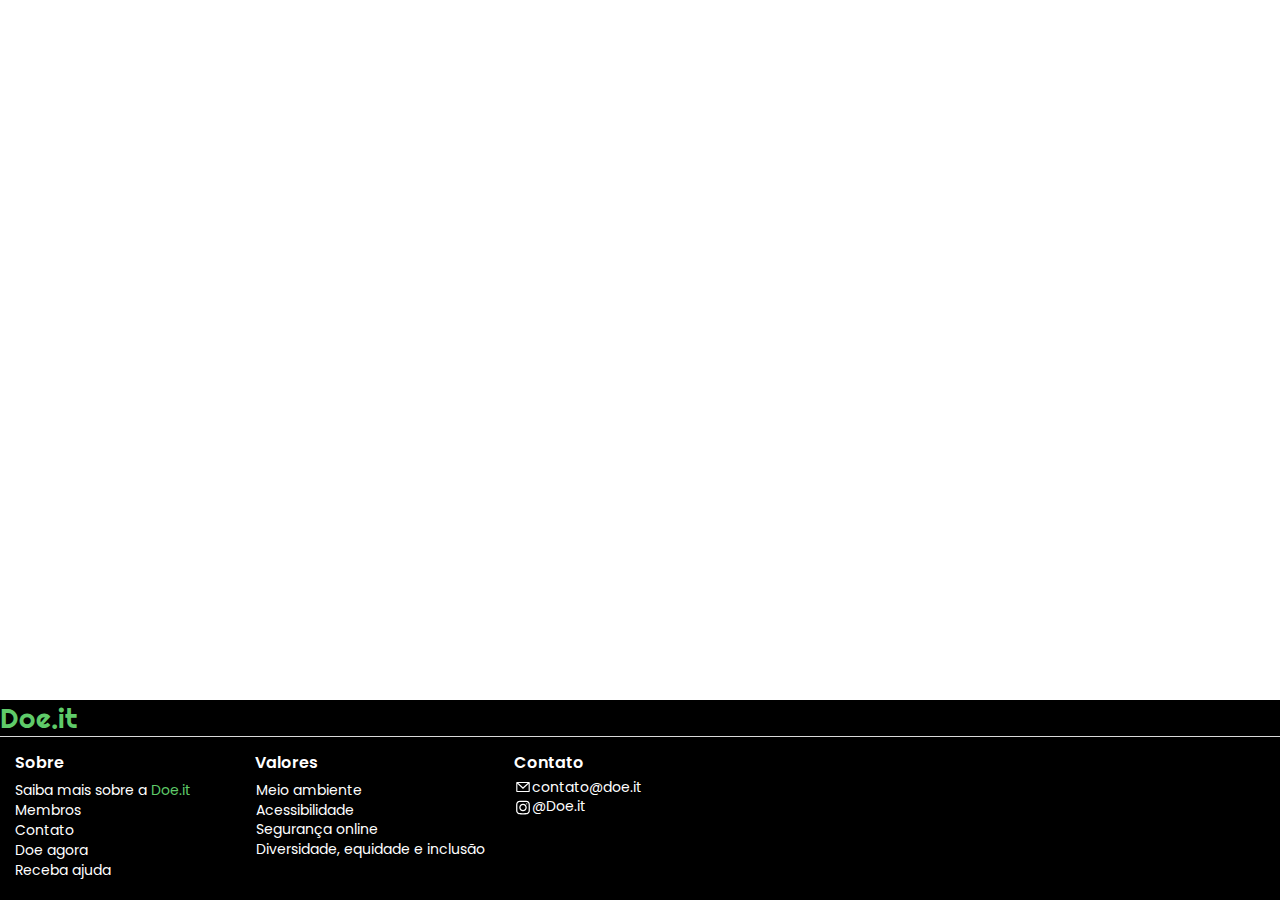
<file: telas_front_end_doe.it-main/rodape/rodape/rodape.html>
<!DOCTYPE html>
<html lang="pt-br">
<head>
    <meta charset="UTF-8">
    <meta name="viewport" content="width=device-width, initial-scale=1.0">
    <title>Document</title>
    <link rel="stylesheet" href="style.css">
    <link rel="preconnect" href="https://fonts.googleapis.com">
    <link rel="preconnect" href="https://fonts.gstatic.com" crossorigin>
    <link href="https://fonts.googleapis.com/css2?family=Righteous&display=swap" rel="stylesheet">
    <link href="https://fonts.googleapis.com/css2?family=Poppins:ital,wght@0,100;0,200;0,300;0,400;0,500;0,600;0,700;0,800;0,900;1,100;1,200;1,300;1,400;1,500;1,600;1,700;1,800;1,900&display=swap" rel="stylesheet">
</head>
<body>
    <div class="rectangle-82">
        <div class="doe-it">Doe.it</div>
        <div class="rectangle-83"></div>
        <div class="sobre ss">Sobre</div>
        <div class="valores ss vv">Valores</div>
        <div class="contato ss cc">Contato<br /></div>
        <div class="saiba-mais-sobre-a-doe-it">
            <span>
                <span class="saiba-mais-sobre-a-doe-it-span gg">Saiba mais sobre a</span>
                <span class="saiba-mais-sobre-a-doe-it-span2 gg">Doe.it</span>
            </span>
        </div>
        <div class="membros gg">Membros</div>
        <div class="meio-ambiente gg vv">Meio ambiente</div>
        <div class="contato-doe-it gg cc">contato@doe.it</div>
        <div class="acessibilidade gg vv">Acessibilidade</div>
        <div class="seguran-a-online  gg vv">Segurança online</div>
        <div class="diversidade-equidade-e-inclus-o gg vv">Diversidade, equidade e inclusão</div>
        <div class="doe-it2 gg cc">@Doe.it</div>
        <div class="contato2 gg">Contato</div>
        <div class="doe-agora gg">Doe agora</div>
        <div class="receba-ajuda gg">Receba ajuda</div>
        <img class="instagram-svgrepo-com-1 cc" src="insta.svg" />
        <img class="email-1-svgrepo-com-1 cc" src="email.svg" />
    </div>
  </div>
</body>
</html>
</file>
<file: telas_front_end_doe.it-main/confirmacao_campanha/index.css>
/* Fonte global */
body {
  font-family: 'Poppins', sans-serif;
  margin: 0;
  padding: 0;
  background-color: #f9f9f9;
  height: 100vh;
  display: flex;
  justify-content: center;
  align-items: center;
}

.container {
  display: flex;
  justify-content: space-between;
  align-items: center;
  padding: 40px;
  max-width: 1200px;
  border-radius: 10px;
}

.left-section {
  width: 50%;
}

.left-section h2 {
  font-size: 24px;
  font-weight: 700; /* Bold */
  color: #333;
  margin-bottom: 10px;
}

.description {
  font-weight: 600; /* Semi-bold */
  font-size: 16px;
  color: #666;
  margin-bottom: 10px;
}

textarea {
  width: 100%;
  height: 100px;
  padding: 10px;
  border: 1px solid #000000;
  border-radius: 5px;
  font-size: 14px;
  margin-bottom: 20px;
  resize: none;
}

.quantity {
  font-size: 16px;
  font-weight: 700; /* Bold */
  color: #333;
  margin-bottom: 20px;
}

.confirmation-text {
  font-size: 16px;
  font-weight: 700; /* Bold */
  color: #333;
  margin-bottom: 20px;
}

.confirm-button {
  background-color: #00cc66;
  color: #fff;
  border: none;
  border-radius: 16px;
  padding: 10px 26px;
  font-size: 16px;
  cursor: pointer;
  transition: background-color 0.3s;
}

.confirm-button:hover {
  background-color: #00994d;
}

.info-text {
  font-size: 12px;
  font-weight: 700; /* Bold */
  color: #999;
  margin-top: 10px;
}

.right-section {
  width: 40%;
  display: flex;
  justify-content: center;
}

.right-section img {
  max-width: 100%;
  height: auto;
  border-radius: 10px;
}

/* Media query para celulares */
@media (max-width: 768px) {
  .container {
    flex-direction: column; 
    padding: 20px; 
  }
  
  .left-section {
    width: 100%; 
  }
  
  .right-section {
    display: none; 
  }
  
  .left-section h2,
  .left-section p,
  .left-section textarea,
  .left-section .quantity,
  .left-section .confirmation-text,
  .left-section .confirm-button,
  .left-section .info-text {
    text-align: center;
  }
}
</file>
<file: telas_front_end_doe.it-main/ladding page doe.it/style.css>
/* Definindo a largura mínima para o corpo da página */
  body {
    margin: 0;
    padding: 0;
    font-family: Arial, sans-serif;
    width: 100%; /* Utiliza a largura total da tela */
    max-width: 1200px; /* Limita a largura máxima da página */
    box-sizing: border-box; /* Garante que padding e border não aumentem a largura total */
    overflow-x: hidden; /* Impede rolagem horizontal */
    height: 350vh; /* Ajuste da altura conforme necessário */
}

.logo {
  display: flex;
  justify-content: center;
  font-family: "Righteous", sans-serif;
  font-weight: 400;
  font-style: normal;
  color: #5FCB69;
}

.subtitulo{
    font-size: 45px;
    font-family: "Poppins", sans-serif;
    font-weight: 700;
    font-style: normal;
    color: #5FCB69;
}

.subsub{
    font-size: 12px;
    margin: 0;
    padding: 0;
    color: black;
}

.no{
  margin: 0;
  padding: 0;
  color: #5FCB69;
}

.info{
  font-size: 20px;
  font-family: "Poppins", serif;
  font-weight: 400;
  font-style: normal;
}

.doar{
  width: 150px;
  height: 50px;
  font-family: "Poppins", serif;
  font-weight: 500;
  font-style: normal;
  border: 0px;
  border-radius: 12px;
  background-color: #E7E2E2;
}

.criar{
  color: white;
  width: 300px;
  height: 50px;
  font-family: "Poppins", serif;
  font-weight: 500;
  font-style: normal;
  background-color: #5FCB69;
  border-radius: 12px;
  border: 0px;
}

.img{
  width: 550px;
}

.quadrado {
  margin: 0 auto; /* Centraliza horizontalmente */
  padding: 0;
  display: flex;
  justify-content: center;
  align-items: center; /* Opcional: centraliza verticalmente o conteúdo dentro do elemento */
  border-radius: 16px;
  background-color: #5FCB69;
  width: 1180px;
  height: 600px;
}

.conclusao{
  font-family: "Poppins", serif;
  font-weight: 500;
  font-style: normal;
  font-size: 25px;
}


@media (min-width: 1024px) and (max-width: 1920px) { /*para notebook*/
  .logo {
      position: relative;
      left: 12%;
  }
  .subtitulo {
      position: relative;
      top: 100px;
      left: 200px;
  }
  .info{
    position: relative;
    top: 100px;
    left: 200px;
  }

  .escritas{
    position: relative;
    top: -35px;
    left: -50px;
  }

  .img{
    position: absolute;
    top: 45px;
    left: 750px;
  }

  .doar{
    position: relative;
    left: 150px;
    top: 55px;
  }

  .criar{
    position: relative;
    top: 60px;
    left: 725px;
  }

  .quadrado{
    position: relative;
    top: 300px;
    left: -2px;
  }

  .form-group{
    position: relative;
    left: 20px;
    padding: 8px;
  }

  input::placeholder, 
  textarea::placeholder {
    position: relative;
    left: 5px;
}

.formulario{
  position: relative;
  left: 800px;
  top: 310px;
  border-radius: 16px;
  background-color: #E7E2E2;
  width: 380px;
  height: 780px;
  z-index: 2;
}

label {
  position: relative;
  left: 30px;
  font-family: "Poppins", serif;
  font-weight: 500;
  font-style: normal;
  display: block; /* Coloca o rótulo acima do campo */
  font-weight: bold;
  color: #555;
  width: 50px;
  padding: 4px;
}

input{
  position: relative;
  left: 30px;
  font-family: "Poppins", serif;
  font-weight: 500;
  font-style: normal;
  border-radius: 2px;
  width: 250px;
  height: 30px;
  border: 0;
}

.secao{
  position: absolute;
  left: 150px;
  top: 800px;
  background-color: #5FCB69;
  width: 1150px;
  height: 880px;
  border-radius: 16px;
}


.continuar{
  position: relative;
  left: 58px;
  top: 10px;
  color: white;
  border: 0px;
  background-color: #5FCB69;
  width: 252px;
  height: 35px;
}

.campanha{
  position: relative;
  top: 150px;
  left: 100px;
  font-family: "Poppins", serif;
  font-weight: 600;
  font-style: normal;
  color: white;
  font-size: 35px;
}

.add{
  position: relative;
  left: 150px;
  top: 247px;
  color: white;
  font-size: 13px;
  padding: 3px;
}

.certo{
  position: relative;
  left: 100px;
  top: 85px;
  height: 40px;
}

.certo1{
  position: relative;
  left: 55px;
  top: 195px;
  height: 40px;
}

.certo2{
  position: relative;
  left: 10px;
  top: 140px;
  height: 40px;
}

.conclusao{
  display: flex;
  justify-content: center;
  position: relative;
  left: 13%;
  top: 500px;
  font-size: 28px;
}

.bloco{
  position: absolute;
  left: 180px;
  top: 1921px;
  background-color: #5FCB69;
  height: 450px;
  width: 250px;
  border-radius: 16px;
}

.bloco2{
  position: absolute;
  left: 630px;
  top: 1921px;
  background-color: #5FCB69;
  height: 450px;
  width: 250px;
  border-radius: 16px;
}

.bloco3{
  position: absolute;
  left: 1080px;
  top: 1921px;
  background-color: #5FCB69;
  height: 450px;
  width: 250px;
  border-radius: 16px;
}

.blocos{
  position: absolute;
  top: 100px;
}

.imgdoacao{
  position: relative;
  top: 50px;
  left: 110px;
  height: 40px;
}

.textodobloco{
  text-align: center;
  color: white;
  font-family: "Poppins", serif;
  font-weight: 700;
  font-style: normal;
  position: relative;
  top: 50px;
}

.imgcaderneta{
  position: relative;
  top: 50px;
  left: 110px;
  height: 40px;
}

.textodobloco2{
  text-align: center;
  color: white;
  font-family: "Poppins", serif;
  font-weight: 700;
  font-style: normal;
  position: relative;
  top: 50px;
}

.imgseguranca{
  position: relative;
  top: 50px;
  left: 110px;
  height: 40px;
}

.textodobloco3{
  text-align: center;
  color: white;
  font-family: "Poppins", serif;
  font-weight: 700;
  font-style: normal;
  position: relative;
  top: 50px;
}

.infobloco{
  font-size: 15px;
  position: relative;
  top: 55px;
  color: white;
  text-align: center;
  font-family: "Poppins", serif;
  font-weight: 500;
  font-style: normal;
}

.infobloco2{
  font-size: 15px;
  position: relative;
  top: 55px;
  color: white;
  text-align: center;
  font-family: "Poppins", serif;
  font-weight: 500;
  font-style: normal;
}

.infobloco3{
  font-size: 15px;
  position: relative;
  top: 55px;
  color: white;
  text-align: center;
  font-family: "Poppins", serif;
  font-weight: 500;
  font-style: normal;
}
}

@media (min-width: 525px) and (max-width: 1024px) { /*para tablets*/

  body{
    margin: 0; /* Remove margens padrão */
    padding: 0; /* Remove preenchimentos padrão */
    overflow-x: hidden;
  }

  .logo {
      display: flex;
      align-items: center;
      justify-content: center;
  }
  .subtitulo {
      position: relative;
      top: 50px;
      left: 150px;
      font-size: 35px;
  }

  .info{
    position: relative;
    top: 80px;
    left: 150px;
  }

  .img{
    width: 0px;
    height: 0px;
  }

  .doar{
    width: 450px;
    position: absolute;
    left: 150px;
    top: 520px;
  }

  .criar{
    width: 450px;
    position: absolute;
    top: 580px;
    left: 150px;
  }

  .form-group{
    position: relative;
    left: 20px;
    padding: 8px;
  }

  input::placeholder, 
  textarea::placeholder {
    position: relative;
    left: 5px;
}

.formulario{
  position: relative;
  left: 200px;
  top: 650px;
  border-radius: 16px;
  background-color: #E7E2E2;
  width: 380px;
  height: 780px;
  z-index: 2;
}

label {
  position: relative;
  left: 30px;
  font-family: "Poppins", serif;
  font-weight: 500;
  font-style: normal;
  display: block; /* Coloca o rótulo acima do campo */
  font-weight: bold;
  color: #555;
  width: 50px;
  padding: 4px;
}

input{
  position: relative;
  left: 30px;
  font-family: "Poppins", serif;
  font-weight: 500;
  font-style: normal;
  border-radius: 2px;
  width: 250px;
  height: 30px;
  border: 0;
}

.secao{
  position: absolute;
  left: 100px;
  top: 800px;
  background-color: #5FCB69;
  width: 600px;
  height: 1150px;
  border-radius: 16px;
}


.continuar{
  position: relative;
  left: 58px;
  top: 10px;
  color: white;
  border: 0px;
  background-color: #5FCB69;
  width: 252px;
  height: 35px;
}

.campanha{
  position: relative;
  top: 50px;
  left: 100px;
  font-family: "Poppins", serif;
  font-weight: 600;
  font-style: normal;
  color: white;
  font-size: 35px;
}

.add{
  font-size: 0px;
  padding: 0px;
}

.certo{
  height: 0px;
}

.certo1{
  height: 0px;
}

.certo2{
  height: 0px;
}

.conclusao{
  position: relative;
  top: 800px;
  left: 200px;
  font-size: 20;
}

.bloco{
  position: absolute;
  left: 100px;
  top: 2100px;
  background-color: #5FCB69;
  height: 450px;
  width: 250px;
  border-radius: 16px;
}

.bloco2{
  position: absolute;
  left: 450px;
  top: 2100px;
  background-color: #5FCB69;
  height: 450px;
  width: 250px;
  border-radius: 16px;
}

.bloco3{
  position: absolute;
  left: 270px;
  top: 2600px;
  background-color: #5FCB69;
  height: 450px;
  width: 250px;
  border-radius: 16px;
}

.blocos{
  position: absolute;
  top: 100px;
}

.imgdoacao{
  position: relative;
  top: 50px;
  left: 110px;
  height: 40px;
}

.textodobloco{
  text-align: center;
  color: white;
  font-family: "Poppins", serif;
  font-weight: 700;
  font-style: normal;
  position: relative;
  top: 50px;
}

.imgcaderneta{
  position: relative;
  top: 50px;
  left: 110px;
  height: 40px;
}

.textodobloco2{
  text-align: center;
  color: white;
  font-family: "Poppins", serif;
  font-weight: 700;
  font-style: normal;
  position: relative;
  top: 50px;
}

.imgseguranca{
  position: relative;
  top: 50px;
  left: 110px;
  height: 40px;
}

.textodobloco3{
  text-align: center;
  color: white;
  font-family: "Poppins", serif;
  font-weight: 700;
  font-style: normal;
  position: relative;
  top: 50px;
}

.infobloco{
  font-size: 15px;
  position: relative;
  top: 55px;
  color: white;
  text-align: center;
  font-family: "Poppins", serif;
  font-weight: 500;
  font-style: normal;
}

.infobloco2{
  font-size: 15px;
  position: relative;
  top: 55px;
  color: white;
  text-align: center;
  font-family: "Poppins", serif;
  font-weight: 500;
  font-style: normal;
}

.infobloco3{
  font-size: 15px;
  position: relative;
  top: 55px;
  color: white;
  text-align: center;
  font-family: "Poppins", serif;
  font-weight: 500;
  font-style: normal;
}
}

@media (min-width: 0px) and (max-width: 525px) { /*para celulares*/

  body{
    margin: 0; /* Remove margens padrão */
    padding: 0; /* Remove preenchimentos padrão */
    overflow-x: hidden;
  }

  .logo {
      display: flex;
      align-items: center;
      justify-content: center;
  }
  .subtitulo {
      position: relative;
      top: 50px;
      left: 40px;
      font-size: 28px;
  }

  .info{
    font-size: 18px;
    justify-content: left;
    position: relative;
    top: 80px;
    left: 40px;
  }

  .img{
    width: 0px;
    height: 0px;
  }

  .doar{
    width: 400px;
    position: absolute;
    left: 40px;
    top: 470px;
  }

  .criar{
    width: 400px;
    position: absolute;
    top: 530px;
    left: 40px;
  }

  .form-group{
    position: relative;
    left: 10px;
    padding: 8px;
  }

  input::placeholder, 
  textarea::placeholder {
    position: relative;
    left: 5px;
}

.formulario{
  position: relative;
  left: 70px;
  top: 500px;
  border-radius: 16px;
  background-color: #E7E2E2;
  width: 350px;
  height: 780px;
  z-index: 2;
}

label {
  position: relative;
  left: 30px;
  font-family: "Poppins", serif;
  font-weight: 500;
  font-style: normal;
  display: block; /* Coloca o rótulo acima do campo */
  font-weight: bold;
  color: #555;
  width: 50px;
  padding: 4px;
}

input{
  position: relative;
  left: 30px;
  font-family: "Poppins", serif;
  font-weight: 500;
  font-style: normal;
  border-radius: 2px;
  width: 250px;
  height: 30px;
  border: 0;
}

.secao{
  position: absolute;
  left: 45px;
  top: 700px;
  background-color: #5FCB69;
  width: 400px;
  height: 1050px;
  border-radius: 16px;
}


.continuar{
  position: relative;
  left: 50px;
  top: 10px;
  color: white;
  border: 0px;
  background-color: #5FCB69;
  width: 252px;
  height: 35px;
}

.campanha{
  position: relative;
  top: 20px;
  left: 50px;
  font-family: "Poppins", serif;
  font-weight: 600;
  font-style: normal;
  color: white;
  font-size: 28px;
}

.add{
  font-size: 0px;
  padding: 0px;
}

.certo{
  height: 0px;
}

.certo1{
  height: 0px;
}

.certo2{
  height: 0px;
}

.conclusao{
  display: flex;
  justify-content: center;
  position: relative;
  top: 630px;
  font-size: 18px;
}

.bloco{
  position: absolute;
  left: 110px;
  top: 1850px;
  background-color: #5FCB69;
  height: 450px;
  width: 250px;
  border-radius: 16px;
}

.bloco2{
  position: absolute;
  left: 110px;
  top: 2350px;
  background-color: #5FCB69;
  height: 450px;
  width: 250px;
  border-radius: 16px;
}

.bloco3{
  position: absolute;
  left: 110px;
  top: 2860px;
  background-color: #5FCB69;
  height: 450px;
  width: 250px;
  border-radius: 16px;
}

.blocos{
  position: absolute;
  top: 100px;
}

.imgdoacao{
  position: relative;
  top: 50px;
  left: 110px;
  height: 40px;
}

.textodobloco{
  text-align: center;
  color: white;
  font-family: "Poppins", serif;
  font-weight: 700;
  font-style: normal;
  position: relative;
  top: 50px;
}

.imgcaderneta{
  position: relative;
  top: 50px;
  left: 110px;
  height: 40px;
}

.textodobloco2{
  text-align: center;
  color: white;
  font-family: "Poppins", serif;
  font-weight: 700;
  font-style: normal;
  position: relative;
  top: 50px;
}

.imgseguranca{
  position: relative;
  top: 50px;
  left: 110px;
  height: 40px;
}

.textodobloco3{
  text-align: center;
  color: white;
  font-family: "Poppins", serif;
  font-weight: 700;
  font-style: normal;
  position: relative;
  top: 50px;
}

.infobloco{
  font-size: 15px;
  position: relative;
  top: 55px;
  color: white;
  text-align: center;
  font-family: "Poppins", serif;
  font-weight: 500;
  font-style: normal;
}

.infobloco2{
  font-size: 15px;
  position: relative;
  top: 55px;
  color: white;
  text-align: center;
  font-family: "Poppins", serif;
  font-weight: 500;
  font-style: normal;
}

.infobloco3{
  font-size: 15px;
  position: relative;
  top: 55px;
  color: white;
  text-align: center;
  font-family: "Poppins", serif;
  font-weight: 500;
  font-style: normal;
}
}

@media (min-width: 1920px) and (max-width: 2000px){
  .img {
    display: flex;
    flex-direction: column; /* Organiza os itens em coluna */
    align-items: flex-start; /* Alinha os itens à esquerda */
    margin-left: 280px;
}

.criar {
    margin-top: 20px; /* Define a distância do topo */
    margin-left: 280px;
}

.doar {
  position: relative;
  left: 185px;
    margin-top: 10px; /* Define a distância do topo */
}

.secao{
  position: absolute;
  left: 190px;
  width: 1450px;
}

.formulario {
  width: 380px;             /* Largura desejada para o formulário */
  padding: 20px;            /* Adiciona um pouco de espaçamento interno */
  background-color: #E7E2E2;
  border-radius: 16px;      /* Bordas arredondadas */
  box-shadow: 0 4px 10px rgba(0, 0, 0, 0.1); /* Sombras para destacar o formulário */
  position: relative;
  top: 270px;
  left: 1100px;
}

.logo {
  position: relative;
  left: 25%;
}

.conclusao{
  position: relative;
  left: 25%;
}

.blocos{
  display: flex;
  justify-content: center;
  position: absolute;
  left: 7%;
}

.subtitulo{
  position: relative;
  left: 240px;
}

.info{
  position: relative;
  left: 240px;
}
}
</file>
<file: telas_front_end_doe.it-main/sobre_campanha/css.css>
/* Geral */
* {
  margin: 0;
  padding: 0;
  box-sizing: border-box;
}

body {
  font-family: 'Poppins', Arial, sans-serif; /* Fonte Poppins */
  line-height: 1.6;
  background-color: #f9f9f9;
  color: #333;
  height: 100vh;
  display: flex;
  justify-content: center; /* Centraliza horizontalmente */
  align-items: center; /* Centraliza verticalmente */
}

main {
  display: flex;
  flex-direction: column;
  padding: 20px;
  max-width: 1200px;
  margin: auto;
}

.campaign {
  display: flex;
  flex-wrap: wrap;
  gap: 30px; /* Espaçamento entre os blocos */
}

/* Conteúdo da campanha */
.campaign-content, .campaign-details {
  background: #F6F6EF;
  padding: 15px;
  border-radius: 10px;
  box-shadow: 0 2px 5px rgba(0, 0, 0, 0.1);
}

.campaign-content {
  flex: 2;
  width: 100%;
}

.campaign-image {
  width: 100%;
  height: auto;
  border-radius: 10px;
}

.description {
  margin: 15px 0;
}

.share {
  display: flex;
  flex-direction: column;
  gap: 10px;
}

.share input {
  width: 100%;
  font-size: 14px;
  padding: 8px;
  border-radius: 16px;
  border: 1px solid #ddd;
}

.copy-button {
  align-self: flex-start;
  font-size: 12px;
  padding: 6px 10px;
  border-radius: 16px;
  background-color: #5FCB69;
  color: #fff;
  border: none;
  cursor: pointer;
}

/* Detalhes da campanha */
.campaign-details {
  flex: 1;
  width: 100%;
  padding: 10px;
}

.campaign-details ul {
  list-style: none; /* Remove as bolinhas das listas */
  padding: 0;
}

.campaign-details ul li {
  margin: 5px 0; /* Espaçamento entre itens */
  font-size: 14px;
}

.progress-bar {
  height: 8px;
  background: #ddd;
  border-radius: 10px;
  overflow: hidden;
  margin: 10px 0;
}

.progress {
  height: 100%;
  background-color: #5FCB69;
}

.help-button {
  background-color: #5FCB69;
  color: #fff;
  padding: 10px 15px;
  border: none;
  border-radius: 5px;
  cursor: pointer;
  width: 100%;
  font-size: 14px;
}

/* Responsivo */
@media (max-width: 768px) {
  main {
    padding: 15px; /* Reduz padding */
  }

  .campaign {
    flex-direction: column;
    gap: 20px;
  }

  .campaign-content, .campaign-details {
    padding: 10px;
  }

  h1 {
    font-size: 20px;
  }

  h2 {
    font-size: 16px;
  }

  p {
    font-size: 14px;
  }

  .progress-bar {
    height: 5px;
  }
}

@media (max-width: 480px) {
  main {
    padding: 10px; /* Reduz padding */
  }

  .campaign-content, .campaign-details {
    padding: 8px;
  }

  h1 {
    font-size: 18px;
  }

  h2 {
    font-size: 14px;
  }

  p {
    font-size: 12px;
  }

  .share input {
    font-size: 12px;
  }

  .copy-button {
    font-size: 10px;
    padding: 5px 8px;
  }

  .help-button {
    font-size: 12px;
    padding: 6px 8px;
  }
}
</file>
<file: telas_front_end_doe.it-main/Confirmação de doação/site/style.css>
* {
    margin: 0;
    padding: 0;
    box-sizing: border-box;
}

body {
    display: flex;
    justify-content: center;
    align-items: center;
    height: 100vh;
    background-color: #5FCB69;
    font-family: Arial, sans-serif;
    overflow: hidden;
    position: relative;
}

/* Linhas diagonais brancas */
body::before,
body::after {
    content: '';
    position: absolute;
    width: 200%;
    height: 30px; /* Espessura das linhas */
    background-color: white;
    transform: rotate(45deg);
}

body::before {
    top: -75%; /* Posição da primeira linha */
    left: -50%;
}

body::after {
    bottom: -75%; /* Posição da segunda linha */
    right: -50%;
}

.container {
    text-align: center;
    z-index: 1; /* Coloca o conteúdo acima das linhas */
}

.heart-image {
    width: 250px;
    height: 250px;
    margin-bottom: 20px;
}

h1 {
    color: white;
    font-size: 2.0em;
    margin-top: 20px;
    font-family: 'Poppins', sans-serif; /* Nova fonte para o título */

}

button {
    margin-top: 20px;
    padding: 10px 60px; /* Aumenta o padding nas laterais */
    font-size: 1em;
    color: #5FCB69;
    background-color: white;
    border: none; /* Remove todas as bordas */
    border-radius: 4px;
    cursor: pointer;
    transition: background-color 0.3s;
    font-family: 'Poppins', sans-serif; /* Nova fonte para o título */
    
}

button:hover {
    background-color: #4ba354;
    color: white;
}
</file>
<file: telas_front_end_doe.it-main/Membros/site2/styles.css>
/* Estilos globais */
body {
    font-family: 'Poppins', sans-serif;
    margin: 0;
    padding: 0;
    background-color: #fdf8f7;
    color: #333;
}

/* Estilo do cabeçalho */
header {
    display: flex;
    justify-content: space-between;
    align-items: center;
    padding: 20px 50px;
    background-color: #fff;
    border-bottom: 1px solid #ddd;
}

/* Logo */
.logo h1 {
    color: #5FCB69;
    font-size: 2.5em;
    margin: 0;
}

/* Contêiner da pesquisa */
.search-container {
    display: flex;
    justify-content: flex-end;
    flex-grow: 1;
    margin-right: 10px;
    margin-left: 10px;
}

/* Input de pesquisa com imagem de lupa */
.search-container input {
    width: 100%;
    max-width: 200px;
    padding: 10px 10px 10px 35px;
    font-size: 1em;
    border: 1px solid #ddd;
    border-radius: 20px;
    background-color: #eaeaea;
    background-image: url('lupa.png');
    background-position: 10px center;
    background-repeat: no-repeat;
    background-size: 20px 20px;
    color: #333;
}

/* Adicionando efeito ao foco do campo de pesquisa */
.search-container input:focus {
    outline: none;
    border-color: #5FCB69;
}

/* Navegação e alinhamento */
nav ul {
    list-style: none;
    display: flex;
    align-items: center;
    gap: 15px;
    margin: 0;
    padding: 0;
}

nav ul li a {
    text-decoration: none;
    color: #333;
    font-size: 1em;
    margin-right: 15px;
}

/* Botão "Criar Campanha" */
nav ul li button {
    background-color: #5FCB69;
    color: white;
    border: none;
    padding: 10px 15px;
    border-radius: 5px;
    font-size: 1em;
    cursor: pointer;
    transition: background-color 0.3s;
}

nav ul li button:hover {
    background-color: #4ba354;
}

/* Seção de sobre */
.about {
    text-align: center;
    padding: 60px 0;
}

.about h2 {
    color: #5FCB69;
    font-size: 3em;
    margin-bottom: 20px;
}

.about p {
    font-size: 1.5em;
    color: #666;
    max-width: 700px;
    margin: 0 auto;
    line-height: 1.6;
}

/* Seção da equipe */
.team {
    display: grid;
    grid-template-columns: repeat(3, 1fr); /* Organizando os membros em 3 colunas */
    gap: 40px;
    justify-items: center;
    padding: 50px 100px;
}

/* Estilo dos membros da equipe */
.member {
    width: 240px; /* Largura aumentada para acomodar o texto */
    text-align: center;
}

/* Centralizar o último item (Francisco Kauan) */
.member:last-child {
    grid-column: 2 / 3;
}

/* Ajuste do contêiner de imagem do membro */
.avatar {
    width: 100%; /* Define a largura para 100% do contêiner */
    height: 240px; /* Aumentando a altura para manter a proporção */
    border-radius: 10px;
    overflow: hidden; /* Garante que a imagem não ultrapasse as bordas */
    margin-bottom: 15px;
    background-color: #eaeaea; /* Cor de fundo de fallback */
}

.avatar img {
    width: 100%;
    height: 100%;
    object-fit: cover; /* Corta a imagem para caber no contêiner sem distorção */
    border-radius: 10px; /* Mantém a borda arredondada das imagens */
}

.member p {
    font-size: 1.2em;
    font-weight: bold;
    margin-bottom: 5px;
}

.member span {
    background-color: #5FCB69;
    color: white;
    padding: 10px 15px; /* Aumentando o padding para expandir a área verde */
    border-radius: 5px;
    display: inline-block;
    margin-top: 10px;
    font-size: 1em;
    width: 100%; /* Define a largura para 100% do contêiner */
    box-sizing: border-box; /* Inclui o padding na largura total */
    max-width: 240px; /* Garante que o botão verde fique centralizado e tenha a mesma largura que a imagem */
    white-space: normal; /* Permite que o texto ocupe várias linhas se necessário */
}

/* Responsividade para telas menores */
@media (max-width: 768px) {
    .team {
        grid-template-columns: repeat(2, 1fr);
        gap: 20px;
        padding: 30px 50px;
    }

    .member {
        width: 100%;
    }

    .avatar {
        height: 200px; /* Ajuste proporcional da altura */
    }

    .member span {
        font-size: 0.9em; /* Reduz o tamanho da fonte para caber em telas menores */
        padding: 8px 10px; /* Ajuste do padding para manter a proporção */
        max-width: 100%; /* Permite que o botão verde ocupe a largura total do contêiner do membro */
    }
}

@media (max-width: 480px) {
    .team {
        grid-template-columns: 1fr;
        gap: 20px;
        padding: 20px;
    }

    .member {
        width: 100%;
    }

    .avatar {
        height: 180px; /* Ajuste adicional para telas muito pequenas */
    }

    .member span {
        font-size: 0.8em; /* Reduz ainda mais em telas muito pequenas */
        padding: 6px 8px; /* Ajuste do padding para manter a proporção */
    }
}
</file>
<file: telas_front_end_doe.it-main/navbar/navbar.css>
@import url('https://fonts.googleapis.com/css2?family=Righteous&display=swap');

body {
  margin: 0;
  font-family: Arial, sans-serif;
}

.navbar {
  display: flex;
  align-items: center;
  justify-content: space-between;
  background-color: white;
  padding: 20px 50px;
}

.logo {
  font-size: 32px;
  color: #4caf50;
  font-weight: regular; /* Altere para 'regular' se for necessário */
  font-family: 'Righteous', sans-serif; /* Define a fonte Righteous */
  margin-right: 20px; /* Afastar a logo para a direita */
}

.nav-links {
  display: flex;
  align-items: center;
  gap: 16px;
}

.search-container {
  position: relative; /* Necessário para posicionar o ícone dentro do campo */
}

.search-icon {
  position: absolute;
  top: 50%;
  left: 10px; /* Ajusta a posição horizontal do ícone */
  transform: translateY(-50%);
  width: 20px;
  height: 20px;
  background-image: url('https://img.icons8.com/material-outlined/20/search.png'); /* Link para um ícone de pesquisa */
  background-size: contain;
  background-repeat: no-repeat;
}

.search-input {
  width: 250px;
  max-width: 300px;
  padding: 8px 8px 8px 36px; /* Adiciona espaçamento à esquerda para o ícone */
  border: 1px solid #ccc;
  border-radius: 20px;
  font-size: 16px;
  background-color: #E7E2E2;
}

.link {
  text-decoration: none;
  color: black;
  font-size: 16px;
}

.campaign-button {
  padding: 8px 16px;
  background-color: #5FCB69;
  color: white;
  border: none;
  border-radius: 16px;
  cursor: pointer;
  font-size: 16px;
}

.campaign-button:hover {
  background-color: #45a049;
}
</file>
<file: telas_front_end_doe.it-main/Tela criar campanha/style.css>
body {
  width: 100%; /* Utiliza a largura total da tela */
  box-sizing: border-box; /* Garante que padding e border não aumentem a largura total */
  overflow-x: hidden; /* Impede rolagem horizontal */
  height: 100vh; /* Ajuste da altura conforme necessário */
}

.frame {
  background-color: #ffffff;
  display: flex;
  flex-direction: row;
  justify-content: center;
  width: 100%;
}

.frame .div {
  background-color: #ffffff;
  width: 100%;
  position: absolute;
  top: 100px;
}


.frame .criando-sua-campanha {
  position: absolute;
  width: 1149px;
  top: 222px;
  left: 30px;
  font-family: "Poppins-SemiBold", Helvetica;
  font-weight: 400;
  color: transparent;
  font-size: 64px;
  letter-spacing: 0;
  line-height: normal;
  white-space: normal; /* Permite quebra de linhas */
  word-break: break-word; /* Garante que palavras longas quebrem */
  overflow-wrap: break-word; /* Suporte adicional */
}

.frame .text-wrapper {
  font-weight: 600;
  color: #575761;
}

.frame .span {
  font-family: "Righteous-Regular", Helvetica;
  color: #5fcb69;
}

.frame .frame-wrapper {
  display: flex;
  width: 463px;
  align-items: center;
  gap: 10px;
  padding: 10px;
  position: absolute;
  top: 0;
  left: 1000px;
  height: 740px;
}

/* Centralizar o formulário */
.frame .div-2 {
  display: flex;
  flex-direction: column;
  align-items: center;
  justify-content: center;
  gap: 5px;
  height: 830px;
  width: 100%;
  max-width: 400px; /* Limita o tamanho máximo do formulário */
  margin: auto; /* Centraliza o formulário */
  background-color: var(--collection-1-nverde);
  border-radius: 16px;
  padding: 20px;
  margin-top: -20px;
}

/* Botão de envio */
.submit-button {
  width: 100%;
  max-width: 250px;
  padding: 10px;
  background-color: #575761;
  color: #ffffff;
  border: none;
  border-radius: 4px;
  font-family: "Poppins-SemiBold", Helvetica;
  font-size: 16px;
  cursor: pointer;
  text-align: center;
  transition: background-color 0.3s;
}

.submit-button:hover {
  background-color: black;
}


.frame .div-3 {
  display: flex;
  flex-direction: column;
  width: 336px;
  align-items: flex-start;
  gap: 28px;
  position: relative;
  flex: 0 0 auto;
}

.frame .div-4 {
  display: flex;
  flex-direction: column;
  align-items: flex-start;
  gap: 8px;
  position: relative;
  align-self: stretch;
  width: 100%;
  flex: 0 0 auto;
  margin-left: -3px;
}

.frame .text-wrapper-2 {
  position: relative;
  width: fit-content;
  margin-top: -1.00px;
  font-family: "Poppins-Regular", Helvetica;
  font-weight: 400;
  color: #ffffff;
  font-size: 16px;
  letter-spacing: 0;
  line-height: normal;
  text-align: left;
  
}

.frame .div-wrapper {
  display: flex;
  width: 336px;
  align-items: center;
  gap: 10px;
  padding: 8px 60px 8px 8px;
  position: relative;
  flex: 0 0 auto;
  background-color: #ffffff;
  border-radius: 4px;
}

.frame .text-wrapper-3 {
  position: relative;
  width: fit-content;
  margin-top: -1.00px;
  font-family: "Poppins-Regular", Helvetica;
  font-weight: 400;
  color: #0000005e;
  font-size: 12px;
  letter-spacing: 0;
  line-height: normal;
}

.frame .div-5 {
  display: flex;
  flex-direction: column;
  height: 66px;
  align-items: flex-start;
  gap: 8px;
  position: relative;
  align-self: stretch;
  width: 100%;
  margin-left: -3px;
}

.frame .div-wrapper-2 {
  display: flex;
  align-items: center;
  gap: 10px;
  padding: 8px 60px 8px 8px;
  position: relative;
  align-self: stretch;
  width: 100%;
  flex: 0 0 auto;
  background-color: #ffffff;
  border-radius: 4px;
}

.frame .inputs {
  display: flex;
  flex-direction: column;
  align-items: center;
  justify-content: center;
  gap: 16px;
  position: relative;
  flex: 0 0 auto;
}

.frame .frame-wrapper-2 {
  display: flex;
  flex-direction: column;
  width: 340px;
  align-items: center;
  justify-content: center;
  position: relative;
  flex: 0 0 auto;
}

.frame .div-6 {
  gap: 16px;
  display: flex;
  flex-direction: column;
  align-items: center;
  justify-content: center;
  position: relative;
  align-self: stretch;
  width: 100%;
  flex: 0 0 auto;
}

.frame .text-wrapper-4 {
  position: relative;
  align-self: stretch;
  margin-top: -1.00px;
  font-family: "Poppins-Regular", Helvetica;
  font-weight: 400;
  color: #ffffff;
  font-size: 16px;
  letter-spacing: 0;
  line-height: normal;
}

.frame .frame-wrapper-3 {
  display: flex;
  flex-direction: column;
  align-items: center;
  justify-content: center;
  position: relative;
  align-self: stretch;
  width: 100%;
  flex: 0 0 auto;
}

.frame .div-7 {
  display: flex;
  flex-direction: column;
  align-items: center;
  justify-content: center;
  gap: 15px;
  position: relative;
  align-self: stretch;
  width: 100%;
  flex: 0 0 auto;

}

.frame .frame-wrapper-4 {
  display: flex;
  flex-direction: column;
  width: 336px;
  height: 77px;
  align-items: flex-start;
  position: relative;
}

.frame .text-wrapper-5 {
  position: relative;
  width: 336px;
  font-family: "Poppins-Regular", Helvetica;
  font-weight: 400;
  color: #ffffff;
  font-size: 16px;
  letter-spacing: 0;
  line-height: normal;
  top: 5px;
}

.frame .div-wrapper-3 {
  display: flex;
  width: 267px;
  align-items: center;
  justify-content: center;
  gap: 10px;
  padding: 10px;
  position: relative;
  flex: 0 0 auto;
  background-color: #575761;
  border-radius: 4px;
  margin-top: 90px;
}

.frame .text-wrapper-6 {
  position: relative;
  width: fit-content;
  margin-top: -1.00px;
  font-family: "Poppins-SemiBold", Helvetica;
  font-weight: 600;
  color: #ffffff;
  font-size: 16px;
  letter-spacing: 0;
  line-height: normal;
}

.frame .com-o-doe-it-voc {
  position: absolute;
  width: 743px;
  top: 409px;
  left: 30px;
  font-family: "Poppins-Regular", Helvetica;
  font-weight: 400;
  color: var(--collection-1-preto);
  font-size: 24px;
  letter-spacing: 0;
  line-height: normal;
  white-space: normal; /* Permite quebra de linhas */
  word-break: break-word; /* Garante que palavras longas quebrem */
  overflow-wrap: break-word; /* Suporte adicional */
}

.frame .text-wrapper-7 {
  color: #575761;
}

.frame .text-wrapper-8 {
  font-family: "Poppins-Bold", Helvetica;
  font-weight: 700;
  color: #575761;
}

.frame .text-wrapper-9 {
  font-family: "Poppins-Bold", Helvetica;
  font-weight: 700;
  color: #5fcb69;
}

.frame .text-wrapper-10 {
  position: absolute;
  top: 36px;
  left: 75px;
  font-family: "Righteous-Regular", Helvetica;
  font-weight: 400;
  color: var(--collection-1-nverde);
  font-size: 48px;
  text-align: center;
  letter-spacing: 0;
  line-height: normal;
} 

.date {
  width: 250px;
}

#titulo.div-wrapper-2 {
  width: 250px;
  border: none;
}

#Descrição.div-wrapper-2 {
  width: 250px;
  border: none;
}

#estado.div-wrapper-2 {
  width: 250px;
  border: none;
}

#cidade.div-wrapper-2 {
  width: 250px;
  border: none;
}

#data.date {
  width: 318px;
  height: 31px;
  border: none;
  padding: 5px; /* Ajuste conforme necessário */
  background-color: #ffffff;
  border-radius: 4px;
  align-items: center;
  justify-content: center;
  box-sizing: border-box; /* Garante que padding não aumente a largura/altura */
  margin-left: -15px;
}


#rua.div-wrapper-2 {
  width: 250px;
  border: none;
}

#cep.div-wrapper-2{
  width: 250px;
  border: none;
}

#numero.div-wrapper-2 {
  width: 250px;
  border: none;
}

#meta.div-wrapper-2 {
  width: 250px;
  border: none;
}

#arquivo.div-wrapper-2{
  width: 250px;
  border: none;
}


input:focus {
  outline: none; /* Remove o contorno padrão */
  border: none;  /* Remove a borda */
  box-shadow: none; /* Remove qualquer sombra padrão */
}




@media (min-width: 320px) and (max-width: 767px) {
  body{
    margin: 0; /* Remove margens padrão */
    padding: 0; /* Remove preenchimentos padrão */
  }

  #titulo.div-wrapper-2 {
    width: 220px;
  }

  #Descrição.div-wrapper-2 {
    width: 220px;
  }

  #estado.div-wrapper-2 {
    width: 220px;
  }

  #cidade.div-wrapper-2 {
    width: 220px;
  }
  
  #data.date {
    width: 220px;
    
  }
  
  #rua.div-wrapper-2 {
    width: 220px;
  }

  #cep.div-wrapper-2 {
    width: 220px;
  }

  #numero.div-wrapper-2 {
    width: 220px;
    align-items: center;
    justify-content: center;
  }

  #meta.div-wrapper-2 {
    width: 220px;
    align-items: center;
    justify-content: center;
    text-align: center;
  }

  .frame .div-2 {
    position: relative;
    left: -1030px;
    width: 350px;
    top: 500px;
  }

  .frame .criando-sua-campanha{
    position: relative;
    left: 10px;
    font-size: 40px;
    top: 50px;
    max-width: 100%;
    text-align: left;
  }

  .frame .com-o-doe-it-voc {
    position: relative;
    text-align: left; /* Alinha o texto à direita */
    max-width: 100%;
    top: 50px;
    left: 10px;
    font-size: 20px;
  }

} 


@media (min-width: 768px) and (max-width: 1024px) {
  body {
    margin: 0;
    padding: 0;
  }

  .frame .criando-sua-campanha{
    position: relative;
    left: 40px;
    top: 100px;
    max-width: 100%;
    text-align: left;
  }

  .frame .com-o-doe-it-voc {
    position: absolute;
    text-align: left; /* Alinha o texto à direita */
    max-width: 100%;
    font-size: 24px;
    text-align: center;
  }

  #titulo.div-wrapper-2 {
    width: 220px;
  }

  #Descrição.div-wrapper-2 {
    width: 220px;
  }

  #estado.div-wrapper-2 {
    width: 220px;
  }

  #cidade.div-wrapper-2 {
    width: 220px;
  }
  
  #data.date {
    width: 220px;
    margin-left: -96px;
  }
  
  #rua.div-wrapper-2 {
    width: 220px;
  }

  #cep.div-wrapper-2 {
    width: 220px;
  }

  #numero.div-wrapper-2 {
    width: 220px;
  }

  #meta.div-wrapper-2 {
    width: 220px;
  }

  .frame .div-2 {
    top: 10px;
    right: 780px;
    width: 390px;
    align-items: center;
    justify-content: center;
    position: relative;
  }



  .frame .frame-wrapper {
    top: 800px;
    right: 100px;
    position: absolute;
  }
}


@media (min-width: 1024px) and (max-width: 1920px) {

}
</file>
<file: telas_front_end_doe.it-main/Tela criar campanha/styleguide.css>
:root {
    --collection-1-cor-branca: rgba(255, 255, 255, 1);
    --collection-1-cor-azul: rgba(32, 164, 243, 1);
    --collection-1-cor-vermelha: rgba(219, 84, 97, 1);
    --collection-1-cor-amarela: rgba(255, 191, 70, 1);
    --collection-1-primaria: rgba(74, 144, 226, 1);
    --collection-1-preto: rgba(87, 87, 97, 1);
    --collection-1-verde-2: rgba(126, 211, 33, 1);
    --collection-1-cinza-2: rgba(231, 226, 226, 1);
    --collection-1-roxo-2: rgba(155, 89, 182, 1);
    --collection-1-laranja-2: rgba(245, 166, 35, 1);
    --collection-1-branco-2: rgba(255, 255, 255, 1);
    --collection-1-nverde: rgba(95, 203, 105, 1);
  }
</file>
<file: telas_front_end_doe.it-main/Tela de informações/vars.css>
/* Figma Styles of your File */
:root {
    /* Colors */
    /* Fonts */
    --poppys-font-family: Poppins-SemiBold, sans-serif;
    --poppys-font-size: 16px;
    --poppys-line-height: normal;
    --poppys-font-weight: 600;
    --poppys-font-style: normal;
    --poppys2-font-family: Poppins-Regular, sans-serif;
    --poppys2-font-size: 14px;
    --poppys2-line-height: normal;
    --poppys2-font-weight: 400;
    --poppys2-font-style: normal;
  
    /* Effects */
  }
</file>
<file: telas_front_end_doe.it-main/Tela de informações/style1.css>
/* Certifique-se de que o html e body ocupem toda a página */
html, body {
    height: 100%;
    width: 100%;
    margin: 0;
    padding: 0;
    box-sizing: border-box;
}

/* Estilização do body */
body {
    flex-direction: column; /* Alinha os elementos verticalmente */
    align-items: center; /* Opcional: Centraliza horizontalmente */
    justify-content: center; /* Opcional: Centraliza verticalmente */
    background-color: #f4f4f4; /* Adicione um fundo, se necessário */
    overflow-x: hidden;
}

.rectangle-79 {
  background: #e7e2e2;
  width: 1920px;
  height: 323px;
  position: absolute;
  top: 200px;
}
.rectangle-78 {
  background-color: #5fcb69;
  width: 1311px;
  height: 450px;
  position: relative;
  left: 530px;
  top: 447px;
}
.quadradoverde {
  position: absolute;
  left: 540px;
  top: 523px; 
}
.somos-os-desenvolvedores {
  color: var(--cor-branca, #ffffff);
  font-size: 22px;
  font-family: "Poppins", sans-serif;
  font-weight: 400;
  font-style: normal;
}
.lista {
  color: var(--cor-branca, #ffffff);
  padding-left: 1em;
  font-family: "Inter-Regular", sans-serif;
  font-size: 22px;
  font-weight: 400;
}
.ol-usu-rio {
  color: var(--cor-branca, #ffffff);
  font-family: "Inter-Regular", sans-serif;
  font-size: 36px;
  font-weight: 400;
  position: absolute;
  left: 540px;
  top: 476px;
}

.oadores {
  color: var(--preto, #575761);
  text-align: center;
  font-size: 48px;
  position: absolute;
  left: 318px;
  top: 250px;
  width: 190px;
  font-family: "Poppins", sans-serif;
  font-weight: 600;
  font-style: normal;
}

.op-rtunidades {
  color: var(--preto, #575761);
  text-align: center;
  font-size: 48px;
  position: absolute;
  left: 210px;
  top: 310px;
  width: 411px;
  font-family: "Poppins", sans-serif;
  font-weight: 600;
  font-style: normal;
}
.engajam-nto {
  color: var(--preto, #575761);
  text-align: center;
  font-size: 48px;
  position: absolute;
  left: 62px;
  top: 370px;
  width: 425px;
  font-family: "Poppins", sans-serif;
  font-weight: 600;
  font-style: normal;
}
.perm-ir {
  color: var(--preto, #575761);
  text-align: center;
  font-size: 48px;
  position: absolute;
  left: 75px;
  top: 430px;
  width: 425px;
  font-family: "Poppins", sans-serif;
  font-weight: 600;
  font-style: normal;
}

* {
    box-sizing: border-box;
    margin: 0;
    padding: 0;
    border: none;
    text-decoration: none;
    background: none;
    -webkit-font-smoothing: antialiased;
  }

  menu,
  ol,
  ul {
    
    margin: 0;
    padding: 0;
  }


  .highlight {
    color: #5fcb69;
  }
  


@media (min-width: 0px) and (max-width: 600px) {
    menu,
    ol,
    ul {
      
      margin: 0;
      padding: 0;
    }


    .somos-os-desenvolvedores {
        font-size: 18px;
    }

    .lista {
        font-size: 18px;
    }

    .quadradoverde {
        left: 30px;
        top: 420px;
    }

    .rectangle-78 {
        top: 390px;
        height: 700px;
        left: 0px;
    } 
    
    .rectangle-79 {
        top: 110px;
        height: 320px;
    }

    .oadores {
        left: 150px;
        top: 190px;
        font-size: 38px;
    }

    .op-rtunidades {
        left: 35px;
        top: 230px;
        font-size: 36px;
    }

    .engajam-nto {
        left: -85px;
        top: 270px;
        font-size: 38px;
    }

    .perm-ir {
        font-size: 38px;
        left: -75px;
        top: 310px;
    }

    .ol-usu-rio {
        left: 30px;
        top: 405px;
        font-size: 28px;
    }

    .blocos {
        font-size: 34px;
    }
}


@media (min-width: 600px) and (max-width: 1024px) {
    body {
        height: 130vh;
    }


    .rectangle-78 {
        left: 5px;
        top: 550px;
        width: 990px;
        height: 690px;
    }

    .ol-usu-rio {
        left: 40px;
        top: 560px;
    }

    .quadradoverde {
        left: 35px;
        top: 580px;
    }


    .op-rtunidades {
        left: 230px;
    }

}



@media (min-width: 1024px) and (max-width: 2500px) {
    .rectangle-78 {
        left: 480px;
        width: 1390px;
        height: 500px;
    }
    
    .quadradoverde {
        top: 490px;
    }

    .somos-os-desenvolvedores {
        font-size: 24px;
    }

    .lista {
        font-size: 24px;
    }



}
</file>
<file: telas_front_end_doe.it-main/rodape/rodape/style.css>
html, body {
  margin: 0;
  padding: 0;
  width: 100%;
  height: 100%;
  overflow-x: hidden;
  overflow-y: hidden;
}


.rectangle-82 {
  position: absolute;
  left: 0px;
  bottom: 0;
  width: 100%;
  background-color: black;
  color: white;
  height: 200px;
}
.doe-it {
  color: var(--nverde, #5fcb69);
  text-align: left;
  font-family: "Righteous", sans-serif;
  font-size: 28px;
  font-weight: 400;
  position: absolute;
  top: 0px;
  width: 122.45px;
}
.rectangle-83 {
  background: #d9d9d9;
  width: 100%;
  height: 1px;
  position: absolute;
  top: 36px;
}
.sobre {
  color: #ffffff;
  text-align: left;
  font-family: "Poppins", sans-serif;
  font-size:16px;
  font-weight: 600;
  position: absolute;
  left: 15px;
  top: 50px;
  width: 110.21px;
}
.valores {
  color: #ffffff;
  text-align: left;
  font-family: "Poppins", sans-serif;
  font-size:16px;
  font-weight: 600;
  position: absolute;
  left: 255px;
  top: 50px;
  width: 110.21px;
}

.contato {
  color: #ffffff;
  text-align: left;
  font-family: "Poppins", sans-serif;
  font-size:16px;
  font-weight: 600;
  position: absolute;
  left: 514.3px;
  top: 50px;
  width: 110.21px;
}
.saiba-mais-sobre-a-doe-it {
  text-align: left;
  position: absolute;
  left: 15px;
  top: 80px;
  width: 288.79px;
}
.saiba-mais-sobre-a-doe-it-span {
  color: #ffffff;
  font-family: "Poppins", sans-serif;
  font-size:14px;
  font-weight: 400;
}
.saiba-mais-sobre-a-doe-it-span2 {
  color: var(--nverde, #5fcb69);
  font-family: "Poppins", sans-serif;
  font-size:14px;
  font-weight: 400;
}
.membros {
  color: #ffffff;
  text-align: left;
  font-family: "Poppins", sans-serif;
  font-size:14px;
  font-weight: 400;
  position: absolute;
  left: 15px;
  top: 100px;
  width: 81.64px;
  height: 21px;
  display: flex;
  align-items: center;
  justify-content: flex-start;
}
.meio-ambiente {
  color: #ffffff;
  text-align: left;
  font-family: "Poppins", sans-serif;
  font-size:14px;
  font-weight: 400;
  position: absolute;
  left: 256.13px;
  top: 80px;
  width: 148.99px;
  height: 21px;
  display: flex;
  align-items: center;
  justify-content: flex-start;
}
.contato-doe-it {
  color: #ffffff;
  text-align: left;
  font-family: "Poppins", sans-serif;
  font-size:14px;
  font-weight: 400;
  position: absolute;
  left: 532px;
  top: 77px;
  width: 148.99px;
  height: 21px;
  display: flex;
  align-items: center;
  justify-content: flex-start;
}
.acessibilidade {
  color: #ffffff;
  text-align: left;
  font-family: "Poppins", sans-serif;
  font-size:14px;
  font-weight: 400;
  position: absolute;
  left: 256.13px;
  top: 100px;
  width: 148.99px;
  height: 21px;
  display: flex;
  align-items: center;
  justify-content: flex-start;
}
.seguran-a-online {
  color: #ffffff;
  text-align: left;
  font-family: "Poppins", sans-serif;
  font-size:14px;
  font-weight: 400;
  position: absolute;
  left: 256.13px;
  top: 119px;
  width: 148.99px;
  height: 21px;
  display: flex;
  align-items: center;
  justify-content: flex-start;
}
.diversidade-equidade-e-inclus-o {
  color: #ffffff;
  text-align: left;
  font-family: "Poppins", sans-serif;
  font-size:14px;
  font-weight: 400;
  position: absolute;
  left: 256.13px;
  top: 139px;
  width: 258.17px;
  height: 21px;
  display: flex;
  align-items: center;
  justify-content: flex-start;
}
.doe-it2 {
  color: #ffffff;
  text-align: left;
  font-family: "Poppins", sans-serif;
  font-size:14px;
  font-weight: 400;
  position: absolute;
  left: 532px;
  top: 96px;
  width: 258.17px;
  height: 21px;
  display: flex;
  align-items: center;
  justify-content: flex-start;
}
.contato2 {
  color: #ffffff;
  text-align: left;
  font-family: "Poppins", sans-serif;
  font-size:14px;
  font-weight: 400;
  position: absolute;
  left: 15px;
  top: 120px;
  width: 81.64px;
  height: 21px;
  display: flex;
  align-items: center;
  justify-content: flex-start;
}
.doe-agora {
  color: #ffffff;
  text-align: left;
  font-family: "Poppins", sans-serif;
  font-size:14px;
  font-weight: 400;
  position: absolute;
  left: 15px;
  top: 140px;
  width: 81.64px;
  height: 21px;
  display: flex;
  align-items: center;
  justify-content: flex-start;
}
.receba-ajuda {
  color: #ffffff;
  text-align: left;
  font-family: "Poppins", sans-serif;
  font-size:14px;
  font-weight: 400;
  position: absolute;
  left: 15px;
  top: 160px;
  width: 122.45px;
  height: 21px;
  display: flex;
  align-items: center;
  justify-content: flex-start;
}
.instagram-svgrepo-com-1 {
  width: 16px;
  height: 15px;
  position: absolute;
  left: 515px;
  top: 100px;
  overflow: visible;
}
.email-1-svgrepo-com-1 {
  width: 18px;
  height: 20px;
  position: absolute;
  left: 514px;
  top: 77px;
  overflow: visible;
}


@media (min-width: 320px) and (max-width: 766px) {
  .ss{
    font-size: 12px;
    margin-top: 120px;
  }

  .gg{
    font-size: 10px;
  }

  .vv{
    left: 180px;
  }

  .cc{
    left: 15px;
    margin-top: 300px;
  }

  .contato-doe-it{
    left: 45px;
  }

  .doe-it2{
    left: 45px;
  }

  .doe-it{
    top: 15px;
    font-size: 20px;
    margin-top: 0px;  
  }

  .rectangle-83 {
    margin-top: 110px;
    top: unset;
    margin-top: 25px;
  }

  .gg, .vv, .cc {
    margin-top: 5px; /* Remova margens superiores extras */
  }
  
  .rectangle-82{
    top: 520px;
      
    position: absolute;
    bottom: 0; /* Garante que o rodapé fique ancorado ao final */
    height: auto; /* Ajuste conforme necessário, ou use um valor fixo */
    padding-top: 20px; /* Adicione espaçamento interno, se necessário */
  }

  .meio-ambiente{
    top: 65px;
    margin-top: 15px;
  } 

  .acessibilidade{
    top: 80px;
    margin-top: 40px;
  }

  .seguran-a-online{
    top: 95px;
    margin-top: 45px;
  }

  .diversidade-equidade-e-inclus-o{
    top: 110px;
    margin-top: -10px;
  }

  .saiba-mais-sobre-a-doe-it{
    top: 65px;
    margin-top: 130px;
  }

  .saiba-mais-sobre-a-doe-it-span{
    top: 65px;
    margin-top: 140px;
  }

  .membros{
    top: 80px;
    margin-top: 140px;
  }

  .contato2{
    top: 95px;
    margin-top: 150px;
  }

  .doe-agora{
    top: 110px;
    margin-top: 160px;
  }

  .receba-ajuda{
    top: 125px;
    margin-top: 170px;
  }

}



@media (min-width: 767px) and (max-width: 1024px) {
  
}
</file>
<file: telas_front_end_doe.it-main/Tela de ler qrcode/css.css>
/* Reset básico */
* {
    margin: 0;
    padding: 0;
    box-sizing: border-box;
    font-family: Arial, sans-serif;
}

body {
    display: flex;
    justify-content: center;
    align-items: center;
    height: 100vh;
    background-color: white;
    overflow-x: hidden; /* Evita rolagem horizontal */
}

/* Container Principal */
.container {
    width: 100%; /* Ajusta a largura para telas menores */
    max-width: 1200px;
    height: 100%;
    background-color: white;
    padding: 2rem; /* Ajustei o padding */
    border-radius: 8px;

    display: flex;
    flex-direction: column; /* Altera o layout em telas menores */
    gap: 2rem;
    align-items: center;
}

/* Logo e Navegação */
.header {
    position: relative;
    width: 100%;
    display: flex;
    justify-content: space-between;
    align-items: center;
    gap: 1rem;
    margin-bottom: 1rem;
}

.logo {
    color: #27ae60;
    font-weight: bold;
    font-size: 1.5rem;
}

.nav {
    display: flex;
    gap: 1rem;
    align-items: center;
}

.nav input {
    padding: 0.4rem 0.8rem;
    border: 1px solid #ccc;
    border-radius: 16px;
    width: 150px; /* Ajusta a largura do campo */
}

.nav input:focus {
    outline: none;
    border-color: #27ae60;
}

/* Botão Criar Campanha */
.create-campaign-button {
    background-color: #27ae60;
    width: auto;
    padding: 0.5rem 1rem; /* Ajusta o tamanho do botão */
    font-size: 1rem;
    display: flex;
    align-items: center;
    justify-content: center;
    color: white;
    font-weight: bold;
    text-decoration: none;
    border-radius: 16px;
}

/* Conteúdo Principal */
.campaign-info {
    width: 100%;
    text-align: center; /* Centraliza o texto em telas menores */
}

.campaign-info h1 {
    font-size: 1.5rem; /* Ajusta o tamanho da fonte */
    color: #333;
    margin-bottom: 0.5rem;
}

.campaign-info p {
    font-size: 1rem;
    color: #666;
    margin-bottom: 1rem;
}

.description-box {
    width: 100%;
    min-height: 150px;
    padding: 1rem;
    border: 1px solid #ccc;
    border-radius: 8px;
    background-color: #f9f9f9;
    font-size: 1rem;
    margin-bottom: 1rem;
    resize: none;
}

/* Botão Cancelar */
.cancel-button {
    width: 100%;
    max-width: 300px; /* Define uma largura máxima */
    padding: 1rem;
    background-color: #5FCB69;
    color: white;
    border: none;
    border-radius: 16px;
    font-size: 1rem;
    cursor: pointer;
    transition: background-color 0.3s;
}

.cancel-button:hover {
    background-color: #27ae60;
}

/* Placeholder QR */
.qr-placeholder {
    width: 90%; /* Ajusta a largura */
    max-width: 418px;
    height: 300px; /* Ajusta a altura */
    background-color: #27ae60;
    border-radius: 16px;
    display: flex;
    align-items: center;
    justify-content: center;
    color: white;
    font-size: 1rem;
    font-weight: bold;
}

/* Consultas de Mídia */
@media (min-width: 768px) {
    .container {
        flex-direction: row; /* Altera para layout em linha em telas maiores */
        justify-content: space-between;
    }

    .campaign-info {
        text-align: left;
    }

    .qr-placeholder {
        height: 467px; /* Restaura a altura */
    }
}

@media (max-width: 480px) {
    .nav {
        flex-direction: column; /* Empilha os itens da navegação */
        gap: 0.5rem;
    }

    .logo {
        font-size: 1.2rem;
    }

    .description-box {
        font-size: 0.9rem; /* Ajusta o tamanho do texto */
    }
}
</file>
